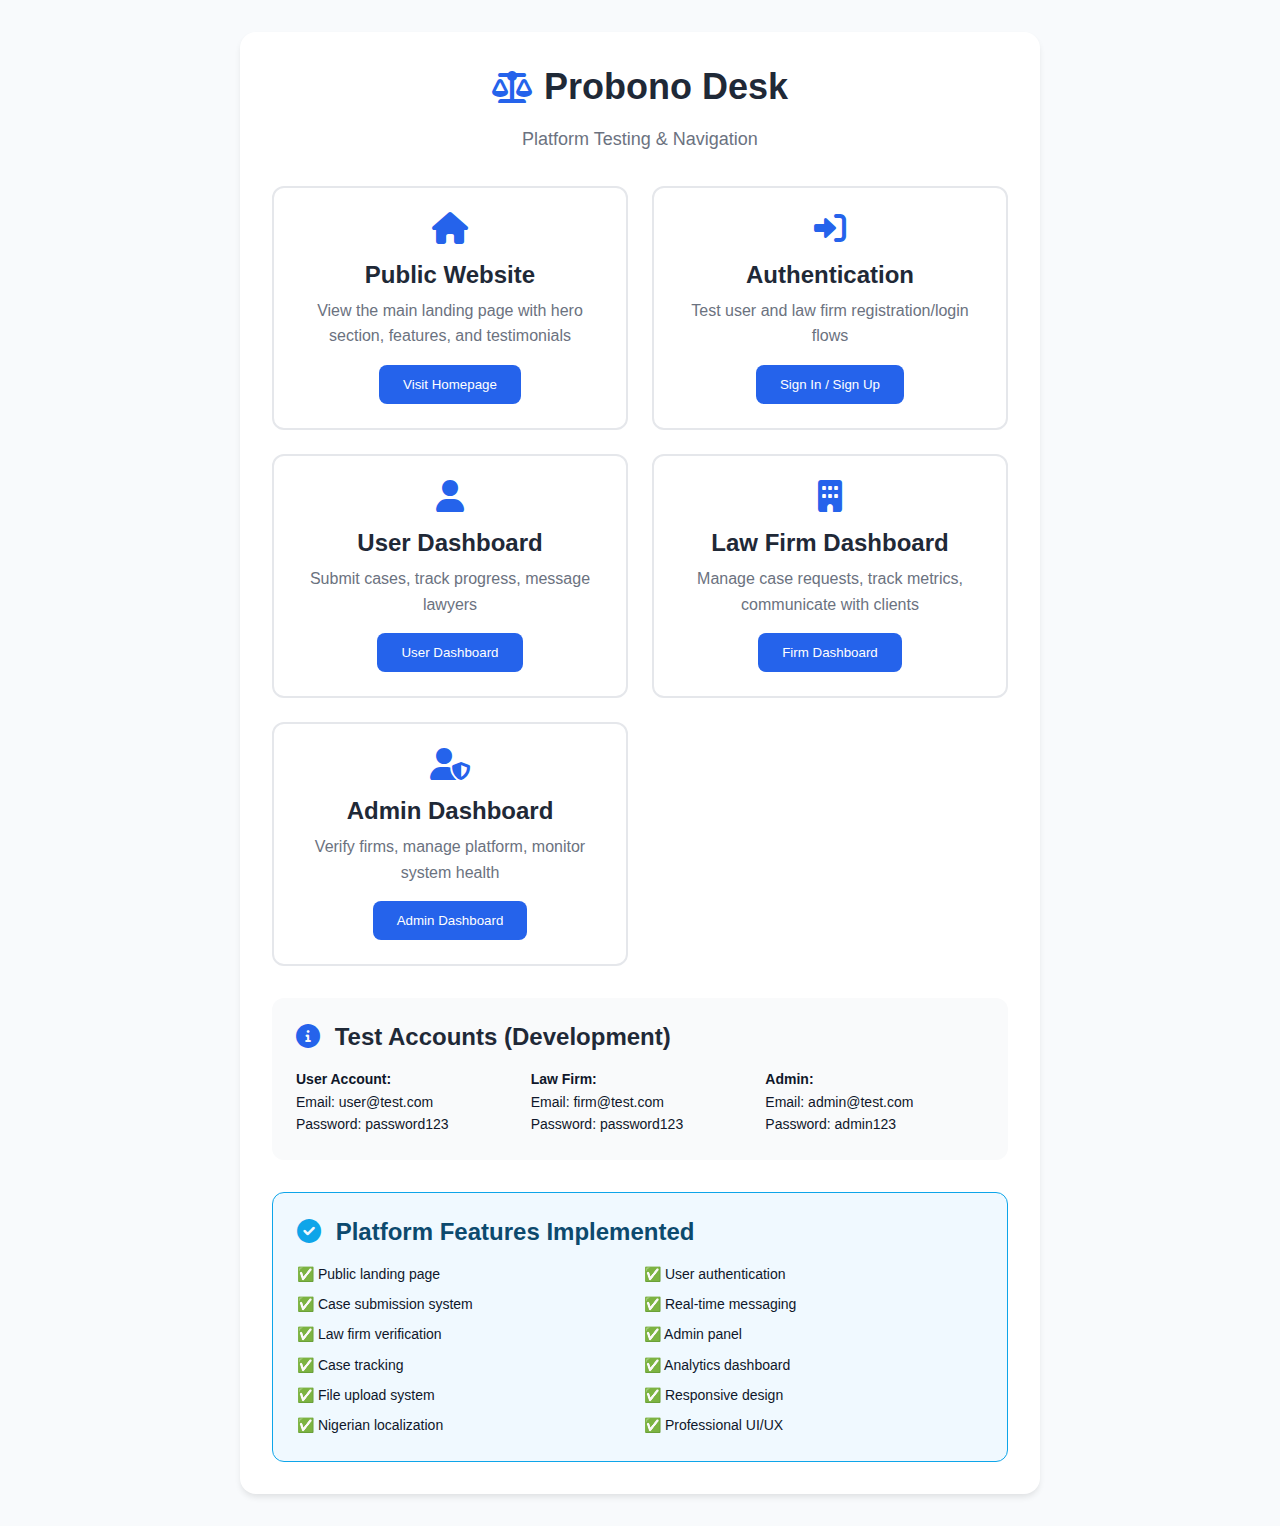
<file: test.html>
<!DOCTYPE html>
<html lang="en">
<head>
    <meta charset="UTF-8">
    <meta name="viewport" content="width=device-width, initial-scale=1.0">
    <title>Probono Desk - Platform Test</title>
    <link rel="stylesheet" href="styles/main.css">
    <link href="https://cdnjs.cloudflare.com/ajax/libs/font-awesome/6.0.0/css/all.min.css" rel="stylesheet">
    <style>
        .test-container {
            max-width: 800px;
            margin: 2rem auto;
            padding: 2rem;
            background: white;
            border-radius: 1rem;
            box-shadow: 0 4px 6px -1px rgb(0 0 0 / 0.1);
        }
        .test-grid {
            display: grid;
            grid-template-columns: repeat(auto-fit, minmax(300px, 1fr));
            gap: 1.5rem;
            margin-top: 2rem;
        }
        .test-card {
            padding: 1.5rem;
            border: 2px solid #e5e7eb;
            border-radius: 0.75rem;
            text-align: center;
            transition: all 0.2s ease-in-out;
        }
        .test-card:hover {
            border-color: #2563eb;
            background-color: #dbeafe;
        }
        .test-card i {
            font-size: 2rem;
            color: #2563eb;
            margin-bottom: 1rem;
        }
        .test-card h3 {
            margin-bottom: 0.5rem;
            color: #1f2937;
        }
        .test-card p {
            color: #6b7280;
            margin-bottom: 1rem;
        }
        .test-btn {
            background-color: #2563eb;
            color: white;
            padding: 0.75rem 1.5rem;
            border: none;
            border-radius: 0.5rem;
            font-weight: 500;
            cursor: pointer;
            transition: background-color 0.2s ease;
        }
        .test-btn:hover {
            background-color: #1d4ed8;
        }
    </style>
</head>
<body>
    <div class="test-container">
        <div style="text-align: center; margin-bottom: 2rem;">
            <div style="display: flex; align-items: center; justify-content: center; gap: 0.75rem; margin-bottom: 1rem;">
                <i class="fas fa-balance-scale" style="font-size: 2rem; color: #2563eb;"></i>
                <h1 style="color: #1f2937; margin: 0;">Probono Desk</h1>
            </div>
            <p style="color: #6b7280; font-size: 1.125rem;">Platform Testing & Navigation</p>
        </div>

        <div class="test-grid">
            <div class="test-card">
                <i class="fas fa-home"></i>
                <h3>Public Website</h3>
                <p>View the main landing page with hero section, features, and testimonials</p>
                <button class="test-btn" onclick="window.location.href='index.html'">
                    Visit Homepage
                </button>
            </div>

            <div class="test-card">
                <i class="fas fa-sign-in-alt"></i>
                <h3>Authentication</h3>
                <p>Test user and law firm registration/login flows</p>
                <button class="test-btn" onclick="window.location.href='auth.html'">
                    Sign In / Sign Up
                </button>
            </div>

            <div class="test-card">
                <i class="fas fa-user"></i>
                <h3>User Dashboard</h3>
                <p>Submit cases, track progress, message lawyers</p>
                <button class="test-btn" onclick="window.location.href='user-dashboard.html'">
                    User Dashboard
                </button>
            </div>

            <div class="test-card">
                <i class="fas fa-building"></i>
                <h3>Law Firm Dashboard</h3>
                <p>Manage case requests, track metrics, communicate with clients</p>
                <button class="test-btn" onclick="window.location.href='firm-dashboard.html'">
                    Firm Dashboard
                </button>
            </div>

            <div class="test-card">
                <i class="fas fa-user-shield"></i>
                <h3>Admin Dashboard</h3>
                <p>Verify firms, manage platform, monitor system health</p>
                <button class="test-btn" onclick="window.location.href='admin-dashboard.html'">
                    Admin Dashboard
                </button>
            </div>
        </div>

        <div style="margin-top: 2rem; padding: 1.5rem; background-color: #f9fafb; border-radius: 0.75rem;">
            <h3 style="color: #1f2937; margin-bottom: 1rem;">
                <i class="fas fa-info-circle" style="color: #2563eb; margin-right: 0.5rem;"></i>
                Test Accounts (Development)
            </h3>
            <div style="display: grid; grid-template-columns: repeat(auto-fit, minmax(200px, 1fr)); gap: 1rem; font-size: 0.875rem;">
                <div>
                    <strong>User Account:</strong><br>
                    Email: user@test.com<br>
                    Password: password123
                </div>
                <div>
                    <strong>Law Firm:</strong><br>
                    Email: firm@test.com<br>
                    Password: password123
                </div>
                <div>
                    <strong>Admin:</strong><br>
                    Email: admin@test.com<br>
                    Password: admin123
                </div>
            </div>
        </div>

        <div style="margin-top: 2rem; padding: 1.5rem; background-color: #f0f9ff; border: 1px solid #0ea5e9; border-radius: 0.75rem;">
            <h3 style="color: #0c4a6e; margin-bottom: 1rem;">
                <i class="fas fa-check-circle" style="color: #0ea5e9; margin-right: 0.5rem;"></i>
                Platform Features Implemented
            </h3>
            <div style="display: grid; grid-template-columns: repeat(2, 1fr); gap: 0.5rem; font-size: 0.875rem;">
                <div>✅ Public landing page</div>
                <div>✅ User authentication</div>
                <div>✅ Case submission system</div>
                <div>✅ Real-time messaging</div>
                <div>✅ Law firm verification</div>
                <div>✅ Admin panel</div>
                <div>✅ Case tracking</div>
                <div>✅ Analytics dashboard</div>
                <div>✅ File upload system</div>
                <div>✅ Responsive design</div>
                <div>✅ Nigerian localization</div>
                <div>✅ Professional UI/UX</div>
            </div>
        </div>
    </div>
</body>
</html>
</file>
<file: styles/main.css>
/* ===========================================
   PROBONO DESK - MAIN STYLESHEET
   =========================================== */

/* CSS Variables for Consistent Theming */
:root {
    /* Primary Colors */
    --primary-color: #60079c;
    --primary-hover: #57088b;
    --primary-light: #dbeafe;
    --secondary-color: #64748b;
    --accent-color: #f59e0b;
    
    /* Status Colors */
    --success-color: #10b981;
    --warning-color: #f59e0b;
    --danger-color: #ef4444;
    --info-color: #3b82f6;
    
    /* Neutral Colors */
    --white: #ffffff;
    --gray-50: #f8fafc;
    --gray-100: #f1f5f9;
    --gray-200: #e2e8f0;
    --gray-300: #cbd5e1;
    --gray-400: #94a3b8;
    --gray-500: #64748b;
    --gray-600: #475569;
    --gray-700: #334155;
    --gray-800: #1e293b;
    --gray-900: #0f172a;
    
    /* Typography */
    --font-family: 'Inter', -apple-system, BlinkMacSystemFont, 'Segoe UI', Roboto, sans-serif;
    --font-size-xs: 0.75rem;
    --font-size-sm: 0.875rem;
    --font-size-base: 1rem;
    --font-size-lg: 1.125rem;
    --font-size-xl: 1.25rem;
    --font-size-2xl: 1.5rem;
    --font-size-3xl: 1.875rem;
    --font-size-4xl: 2.25rem;
    
    /* Spacing */
    --spacing-1: 0.25rem;
    --spacing-2: 0.5rem;
    --spacing-3: 0.75rem;
    --spacing-4: 1rem;
    --spacing-5: 1.25rem;
    --spacing-6: 1.5rem;
    --spacing-8: 2rem;
    --spacing-10: 2.5rem;
    --spacing-12: 3rem;
    --spacing-16: 4rem;
    --spacing-20: 5rem;
    
    /* Shadows */
    --shadow-sm: 0 1px 2px 0 rgb(0 0 0 / 0.05);
    --shadow: 0 1px 3px 0 rgb(0 0 0 / 0.1), 0 1px 2px -1px rgb(0 0 0 / 0.1);
    --shadow-md: 0 4px 6px -1px rgb(0 0 0 / 0.1), 0 2px 4px -2px rgb(0 0 0 / 0.1);
    --shadow-lg: 0 10px 15px -3px rgb(0 0 0 / 0.1), 0 4px 6px -4px rgb(0 0 0 / 0.1);
    --shadow-xl: 0 20px 25px -5px rgb(0 0 0 / 0.1), 0 8px 10px -6px rgb(0 0 0 / 0.1);
    
    /* Border Radius */
    --radius-sm: 0.125rem;
    --radius: 0.25rem;
    --radius-md: 0.375rem;
    --radius-lg: 0.5rem;
    --radius-xl: 0.75rem;
    --radius-2xl: 1rem;
    --radius-full: 9999px;
    
    /* Transitions */
    --transition: all 0.2s ease-in-out;
    --transition-fast: all 0.15s ease-in-out;
    --transition-slow: all 0.3s ease-in-out;
}

/* ===========================================
   RESET AND BASE STYLES
   =========================================== */

* {
    margin: 0;
    padding: 0;
    box-sizing: border-box;
}

html {
    font-size: 16px;
    line-height: 1.5;
    scroll-behavior: smooth;
}

body {
    font-family: var(--font-family);
    color: var(--gray-900);
    background-color: var(--gray-50);
    line-height: 1.6;
    -webkit-font-smoothing: antialiased;
    -moz-osx-font-smoothing: grayscale;
}

/* ===========================================
   TYPOGRAPHY
   =========================================== */

h1, h2, h3, h4, h5, h6 {
    font-weight: 600;
    line-height: 1.25;
    margin-bottom: var(--spacing-4);
}

h1 { font-size: var(--font-size-4xl); }
h2 { font-size: var(--font-size-3xl); }
h3 { font-size: var(--font-size-2xl); }
h4 { font-size: var(--font-size-xl); }
h5 { font-size: var(--font-size-lg); }
h6 { font-size: var(--font-size-base); }

p {
    margin-bottom: var(--spacing-4);
    color: var(--gray-600);
}

a {
    color: var(--primary-color);
    text-decoration: none;
    transition: var(--transition);
}

a:hover {
    color: var(--primary-hover);
}

/* ===========================================
   BUTTONS
   =========================================== */

.btn {
    display: inline-flex;
    align-items: center;
    justify-content: center;
    gap: var(--spacing-2);
    padding: var(--spacing-2) var(--spacing-4);
    font-size: var(--font-size-sm);
    font-weight: 500;
    border: 1px solid transparent;
    border-radius: var(--radius-md);
    cursor: pointer;
    transition: var(--transition);
    text-decoration: none;
    white-space: nowrap;
}

.btn:disabled {
    opacity: 0.5;
    cursor: not-allowed;
}

/* Button Variants */
.btn-primary {
    background-color: var(--primary-color);
    color: var(--white);
    border-color: var(--primary-color);
}

.btn-primary:hover:not(:disabled) {
    background-color: var(--primary-hover);
    border-color: var(--primary-hover);
    color: var(--white);
}

.btn-secondary {
    background-color: var(--gray-600);
    color: var(--white);
    border-color: var(--gray-600);
}

.btn-secondary:hover:not(:disabled) {
    background-color: var(--gray-700);
    border-color: var(--gray-700);
    color: var(--white);
}

.btn-outline {
    background-color: transparent;
    color: var(--gray-700);
    border-color: var(--gray-300);
}

.btn-outline:hover:not(:disabled) {
    background-color: var(--gray-50);
    border-color: var(--gray-400);
    color: var(--gray-800);
}

.btn-success {
    background-color: var(--success-color);
    color: var(--white);
    border-color: var(--success-color);
}

.btn-warning {
    background-color: var(--warning-color);
    color: var(--white);
    border-color: var(--warning-color);
}

.btn-danger {
    background-color: var(--danger-color);
    color: var(--white);
    border-color: var(--danger-color);
}

/* Button Sizes */
.btn-sm {
    padding: var(--spacing-1) var(--spacing-3);
    font-size: var(--font-size-xs);
}

.btn-large {
    padding: var(--spacing-4) var(--spacing-8);
    font-size: var(--font-size-lg);
}

.btn-full {
    width: 100%;
}

/* ===========================================
   FORM ELEMENTS
   =========================================== */

.form-group {
    margin-bottom: var(--spacing-5);
}

.form-row {
    display: grid;
    grid-template-columns: 1fr 1fr;
    gap: var(--spacing-4);
}

label {
    display: block;
    font-size: var(--font-size-sm);
    font-weight: 500;
    color: var(--gray-700);
    margin-bottom: var(--spacing-2);
}

input[type="text"],
input[type="email"],
input[type="password"],
input[type="tel"],
input[type="date"],
select,
textarea {
    width: 100%;
    padding: var(--spacing-3);
    border: 1px solid var(--gray-300);
    border-radius: var(--radius-md);
    font-size: var(--font-size-sm);
    transition: var(--transition);
    background-color: var(--white);
}

input:focus,
select:focus,
textarea:focus {
    outline: none;
    border-color: var(--primary-color);
    box-shadow: 0 0 0 3px rgb(37 99 235 / 0.1);
}

textarea {
    resize: vertical;
    min-height: 100px;
}

small {
    display: block;
    margin-top: var(--spacing-1);
    font-size: var(--font-size-xs);
    color: var(--gray-500);
}

/* Custom Checkbox */
.checkbox-label {
    display: flex;
    align-items: center;
    gap: var(--spacing-2);
    margin-bottom: var(--spacing-3);
    cursor: pointer;
    font-weight: normal;
}

.checkbox-label input[type="checkbox"] {
    display: none;
}

.checkmark {
    width: 18px;
    height: 18px;
    border: 1px solid var(--gray-300);
    border-radius: var(--radius-sm);
    position: relative;
    transition: var(--transition);
}

.checkbox-label input[type="checkbox"]:checked + .checkmark {
    background-color: var(--primary-color);
    border-color: var(--primary-color);
}

.checkbox-label input[type="checkbox"]:checked + .checkmark::after {
    content: "✓";
    position: absolute;
    color: var(--white);
    font-size: var(--font-size-xs);
    top: 50%;
    left: 50%;
    transform: translate(-50%, -50%);
}

/* Custom Radio */
.radio-group {
    display: flex;
    flex-direction: column;
    gap: var(--spacing-3);
}

.radio-label {
    display: flex;
    align-items: center;
    gap: var(--spacing-3);
    cursor: pointer;
    padding: var(--spacing-3);
    border: 1px solid var(--gray-200);
    border-radius: var(--radius-md);
    transition: var(--transition);
}

.radio-label:hover {
    border-color: var(--gray-300);
    background-color: var(--gray-50);
}

.radio-label input[type="radio"] {
    display: none;
}

.radio-custom {
    width: 20px;
    height: 20px;
    border: 2px solid var(--gray-300);
    border-radius: var(--radius-full);
    position: relative;
    transition: var(--transition);
}

.radio-label input[type="radio"]:checked + .radio-custom {
    border-color: var(--primary-color);
}

.radio-label input[type="radio"]:checked + .radio-custom::after {
    content: "";
    position: absolute;
    width: 10px;
    height: 10px;
    background-color: var(--primary-color);
    border-radius: var(--radius-full);
    top: 50%;
    left: 50%;
    transform: translate(-50%, -50%);
}

/* File Upload */
.file-upload-area {
    border: 2px dashed var(--gray-300);
    border-radius: var(--radius-lg);
    padding: var(--spacing-8);
    text-align: center;
    transition: var(--transition);
    cursor: pointer;
}

.file-upload-area:hover {
    border-color: var(--primary-color);
    background-color: var(--primary-light);
}

.file-upload-label {
    display: flex;
    flex-direction: column;
    align-items: center;
    gap: var(--spacing-2);
    cursor: pointer;
}

.file-upload-label i {
    font-size: var(--font-size-3xl);
    color: var(--gray-400);
}

input[type="file"] {
    display: none;
}

/* ===========================================
   NAVIGATION
   =========================================== */

.navbar {
    background-color: var(--white);
    box-shadow: var(--shadow-sm);
    position: fixed;
    top: 0;
    left: 0;
    right: 0;
    z-index: 1000;
}

.nav-container {
    max-width: 1200px;
    margin: 0 auto;
    padding: 0 var(--spacing-4);
    display: flex;
    align-items: center;
    justify-content: space-between;
    height: 70px;
}

.nav-logo {
    display: flex;
    align-items: center;
    gap: var(--spacing-2);
    font-size: var(--font-size-xl);
    font-weight: 700;
    color: var(--primary-color);
}

.nav-logo i {
    font-size: var(--font-size-2xl);
}

.nav-menu {
    display: flex;
    align-items: center;
    gap: var(--spacing-6);
}

.nav-link {
    font-weight: 500;
    color: var(--gray-700);
    transition: var(--transition);
}

.nav-link:hover {
    color: var(--primary-color);
}

.nav-toggle {
    display: none;
    flex-direction: column;
    gap: 4px;
    cursor: pointer;
}

.nav-toggle span {
    width: 25px;
    height: 3px;
    background-color: var(--gray-700);
    transition: var(--transition);
}

/* ===========================================
   HERO SECTION
   =========================================== */

.hero {
    padding: 120px 0 var(--spacing-20);
    background: linear-gradient(135deg, var(--primary-color) 0%, #1e40af 100%);
    color: var(--white);
}

.hero-container {
    max-width: 1200px;
    margin: 0 auto;
    padding: 0 var(--spacing-4);
    display: grid;
    grid-template-columns: 1fr 1fr;
    gap: var(--spacing-12);
    align-items: center;
}

.hero-content h1 {
    font-size: var(--font-size-4xl);
    font-weight: 700;
    margin-bottom: var(--spacing-6);
    line-height: 1.1;
}

.hero-content p {
    font-size: var(--font-size-xl);
    margin-bottom: var(--spacing-8);
    color: rgba(255, 255, 255, 0.9);
}

.hero-buttons {
    display: flex;
    gap: var(--spacing-4);
    margin-bottom: var(--spacing-12);
}

.hero-stats {
    display: grid;
    grid-template-columns: repeat(3, 1fr);
    gap: var(--spacing-6);
}

.stat {
    text-align: center;
}

.stat-number {
    display: block;
    font-size: var(--font-size-3xl);
    font-weight: 700;
    margin-bottom: var(--spacing-1);
}

.stat-label {
    font-size: var(--font-size-sm);
    opacity: 0.9;
}

.hero-image {
    position: relative;
}

.hero-image img {
    width: 100%;
    height: 400px;
    object-fit: cover;
    border-radius: var(--radius-xl);
    box-shadow: var(--shadow-xl);
}

/* ===========================================
   SECTIONS
   =========================================== */

.container {
    max-width: 1200px;
    margin: 0 auto;
    padding: 0 var(--spacing-4);
}

section {
    padding: var(--spacing-20) 0;
}

.section-subtitle {
    font-size: var(--font-size-xl);
    color: var(--gray-600);
    text-align: center;
    margin-bottom: var(--spacing-12);
}

h2 {
    text-align: center;
    margin-bottom: var(--spacing-4);
    color: var(--gray-900);
}

/* How It Works */
.how-it-works {
    background-color: var(--white);
}

.steps-container {
    display: grid;
    grid-template-columns: repeat(auto-fit, minmax(250px, 1fr));
    gap: var(--spacing-8);
}

.step {
    text-align: center;
    padding: var(--spacing-6);
}

.step-icon {
    width: 80px;
    height: 80px;
    background-color: var(--primary-light);
    border-radius: var(--radius-full);
    display: flex;
    align-items: center;
    justify-content: center;
    margin: 0 auto var(--spacing-4);
}

.step-icon i {
    font-size: var(--font-size-2xl);
    color: var(--primary-color);
}

.step h3 {
    color: var(--gray-900);
    margin-bottom: var(--spacing-3);
}

/* Features */
.features {
    background-color: var(--gray-50);
}

.features-grid {
    display: grid;
    grid-template-columns: repeat(auto-fit, minmax(300px, 1fr));
    gap: var(--spacing-8);
}

.feature {
    background-color: var(--white);
    padding: var(--spacing-6);
    border-radius: var(--radius-xl);
    box-shadow: var(--shadow);
    text-align: center;
    transition: var(--transition);
}

.feature:hover {
    transform: translateY(-4px);
    box-shadow: var(--shadow-lg);
}

.feature i {
    font-size: var(--font-size-3xl);
    color: var(--primary-color);
    margin-bottom: var(--spacing-4);
}

.feature h3 {
    color: var(--gray-900);
    margin-bottom: var(--spacing-3);
}

/* Testimonials */
.testimonials {
    background-color: var(--white);
}

.testimonials-grid {
    display: grid;
    grid-template-columns: repeat(auto-fit, minmax(350px, 1fr));
    gap: var(--spacing-8);
}

.testimonial {
    background-color: var(--gray-50);
    padding: var(--spacing-6);
    border-radius: var(--radius-xl);
    border-left: 4px solid var(--primary-color);
}

.testimonial-content {
    margin-bottom: var(--spacing-4);
}

.testimonial-content p {
    font-style: italic;
    color: var(--gray-700);
    margin-bottom: 0;
}

.testimonial-author {
    display: flex;
    align-items: center;
    gap: var(--spacing-3);
}

.testimonial-author img {
    width: 60px;
    height: 60px;
    border-radius: var(--radius-full);
    object-fit: cover;
}

.testimonial-author h4 {
    margin-bottom: var(--spacing-1);
    color: var(--gray-900);
}

.testimonial-author span {
    font-size: var(--font-size-sm);
    color: var(--gray-500);
}

/* FAQ */
.faq {
    background-color: var(--gray-50);
}

.faq-container {
    max-width: 800px;
    margin: 0 auto;
}

.faq-item {
    background-color: var(--white);
    border-radius: var(--radius-lg);
    margin-bottom: var(--spacing-4);
    overflow: hidden;
    box-shadow: var(--shadow-sm);
}

.faq-question {
    padding: var(--spacing-5);
    cursor: pointer;
    display: flex;
    justify-content: space-between;
    align-items: center;
    transition: var(--transition);
}

.faq-question:hover {
    background-color: var(--gray-50);
}

.faq-question h3 {
    margin: 0;
    color: var(--gray-900);
}

.faq-question i {
    transition: var(--transition);
    color: var(--gray-500);
}

.faq-item.active .faq-question i {
    transform: rotate(180deg);
}

.faq-answer {
    max-height: 0;
    overflow: hidden;
    transition: max-height 0.3s ease;
}

.faq-item.active .faq-answer {
    max-height: 200px;
}

.faq-answer p {
    padding: 0 var(--spacing-5) var(--spacing-5);
    margin: 0;
}

/* CTA Section */
.cta {
    background: linear-gradient(135deg, var(--primary-color) 0%, #1e40af 100%);
    color: var(--white);
    text-align: center;
}

.cta h2 {
    color: var(--white);
    margin-bottom: var(--spacing-4);
}

.cta p {
    font-size: var(--font-size-xl);
    margin-bottom: var(--spacing-8);
    color: rgba(255, 255, 255, 0.9);
}

.cta-buttons {
    display: flex;
    justify-content: center;
    gap: var(--spacing-4);
}

/* ===========================================
   FOOTER
   =========================================== */

.footer {
    background-color: var(--gray-900);
    color: var(--gray-300);
    padding: var(--spacing-16) 0 var(--spacing-8);
}

.footer-content {
    display: grid;
    grid-template-columns: repeat(auto-fit, minmax(250px, 1fr));
    gap: var(--spacing-8);
}

.footer-section h3 {
    color: var(--white);
    margin-bottom: var(--spacing-4);
}

.footer-logo {
    display: flex;
    align-items: center;
    gap: var(--spacing-2);
    font-size: var(--font-size-xl);
    font-weight: 700;
    color: var(--primary-color);
    margin-bottom: var(--spacing-4);
}

.footer-section p {
    color: var(--gray-400);
    margin-bottom: var(--spacing-4);
}

.footer-section ul {
    list-style: none;
}

.footer-section li {
    margin-bottom: var(--spacing-2);
}

.footer-section a {
    color: var(--gray-400);
    transition: var(--transition);
}

.footer-section a:hover {
    color: var(--white);
}

.social-links {
    display: flex;
    gap: var(--spacing-3);
    margin-top: var(--spacing-4);
}

.social-links a {
    width: 40px;
    height: 40px;
    background-color: var(--gray-800);
    border-radius: var(--radius-full);
    display: flex;
    align-items: center;
    justify-content: center;
    transition: var(--transition);
}

.social-links a:hover {
    background-color: var(--primary-color);
}

.footer-bottom {
    margin-top: var(--spacing-8);
    padding-top: var(--spacing-8);
    border-top: 1px solid var(--gray-800);
    text-align: center;
}

/* ===========================================
   AUTH PAGES
   =========================================== */

.auth-page {
    background: linear-gradient(135deg, var(--primary-color) 0%, #1e40af 100%);
    min-height: 100vh;
}

.auth-container {
    display: grid;
    grid-template-columns: 1fr 1fr;
    min-height: 100vh;
}

.auth-form-container {
    background-color: var(--white);
    padding: var(--spacing-12);
    display: flex;
    flex-direction: column;
    justify-content: center;
}

.auth-header {
    text-align: center;
    margin-bottom: var(--spacing-8);
}

.auth-logo {
    display: flex;
    align-items: center;
    justify-content: center;
    gap: var(--spacing-2);
    font-size: var(--font-size-2xl);
    font-weight: 700;
    color: var(--primary-color);
    margin-bottom: var(--spacing-6);
}

.auth-header h1 {
    margin-bottom: var(--spacing-2);
    color: var(--gray-900);
}

.auth-header p {
    color: var(--gray-600);
    margin-bottom: 0;
}

/* User Type Selection */
.user-type-selection {
    text-align: center;
    margin-bottom: var(--spacing-8);
}

.user-type-selection h2 {
    margin-bottom: var(--spacing-6);
    color: var(--gray-900);
}

.user-type-options {
    display: grid;
    grid-template-columns: 1fr 1fr;
    gap: var(--spacing-4);
}

.user-type-option {
    padding: var(--spacing-6);
    border: 2px solid var(--gray-200);
    border-radius: var(--radius-xl);
    cursor: pointer;
    transition: var(--transition);
    text-align: center;
}

.user-type-option:hover {
    border-color: var(--primary-color);
    background-color: var(--primary-light);
}

.user-type-option.selected {
    border-color: var(--primary-color);
    background-color: var(--primary-light);
}

.user-type-option i {
    font-size: var(--font-size-3xl);
    color: var(--primary-color);
    margin-bottom: var(--spacing-3);
}

.user-type-option h3 {
    margin-bottom: var(--spacing-2);
    color: var(--gray-900);
}

.user-type-option p {
    color: var(--gray-600);
    margin: 0;
}

/* Auth Forms */
.auth-form {
    max-width: 500px;
    margin: 0 auto;
}

.form-options {
    display: flex;
    justify-content: space-between;
    align-items: center;
    margin-bottom: var(--spacing-6);
}

.forgot-password {
    font-size: var(--font-size-sm);
    color: var(--primary-color);
}

.auth-switch {
    text-align: center;
    margin-top: var(--spacing-6);
}

.auth-switch p {
    margin: 0;
    color: var(--gray-600);
}

.auth-switch a {
    color: var(--primary-color);
    font-weight: 500;
}

/* Auth Image */
.auth-image {
    position: relative;
    overflow: hidden;
}

.auth-image img {
    width: 100%;
    height: 100%;
    object-fit: cover;
}

.auth-image-overlay {
    position: absolute;
    inset: 0;
    background: linear-gradient(135deg, rgba(37, 99, 235, 0.8) 0%, rgba(30, 64, 175, 0.8) 100%);
    display: flex;
    flex-direction: column;
    justify-content: center;
    align-items: center;
    text-align: center;
    color: var(--white);
    padding: var(--spacing-8);
}

.auth-image-overlay h2 {
    font-size: var(--font-size-3xl);
    margin-bottom: var(--spacing-4);
    color: var(--white);
}

.auth-image-overlay p {
    font-size: var(--font-size-lg);
    color: rgba(255, 255, 255, 0.9);
}

/* Checkbox Group */
.checkbox-group {
    display: grid;
    grid-template-columns: 1fr 1fr;
    gap: var(--spacing-3);
}

/* ===========================================
   DASHBOARD LAYOUT
   =========================================== */

.dashboard-page {
    display: flex;
    min-height: 100vh;
    background-color: var(--gray-50);
}

/* Sidebar */
.sidebar {
    width: 280px;
    background-color: var(--white);
    border-right: 1px solid var(--gray-200);
    display: flex;
    flex-direction: column;
    position: fixed;
    top: 0;
    left: 0;
    height: 100vh;
    z-index: 100;
    overflow-y: auto;
}

.sidebar-header {
    padding: var(--spacing-6);
    border-bottom: 1px solid var(--gray-200);
}

.sidebar-logo {
    display: flex;
    align-items: center;
    gap: var(--spacing-2);
    font-size: var(--font-size-xl);
    font-weight: 700;
    color: var(--primary-color);
}

.sidebar-nav {
    flex: 1;
    padding: var(--spacing-4) 0;
}

.sidebar-nav ul {
    list-style: none;
}

.nav-item {
    display: flex;
    align-items: center;
    gap: var(--spacing-3);
    padding: var(--spacing-3) var(--spacing-6);
    color: var(--gray-700);
    transition: var(--transition);
    position: relative;
}

.nav-item:hover {
    background-color: var(--gray-50);
    color: var(--primary-color);
}

.nav-item.active {
    background-color: var(--primary-light);
    color: var(--primary-color);
    border-right: 3px solid var(--primary-color);
}

.nav-item i {
    font-size: var(--font-size-lg);
    width: 20px;
}

.badge {
    background-color: var(--primary-color);
    color: var(--white);
    font-size: var(--font-size-xs);
    padding: 2px 6px;
    border-radius: var(--radius-full);
    margin-left: auto;
}

.badge.urgent {
    background-color: var(--danger-color);
}

/* Sidebar Footer */
.sidebar-footer {
    padding: var(--spacing-4) var(--spacing-6);
    border-top: 1px solid var(--gray-200);
    display: flex;
    align-items: center;
    justify-content: space-between;
}

.user-info {
    display: flex;
    align-items: center;
    gap: var(--spacing-3);
    flex: 1;
}

.user-info img,
.firm-avatar,
.admin-avatar {
    width: 40px;
    height: 40px;
    border-radius: var(--radius-full);
    object-fit: cover;
}

.firm-avatar,
.admin-avatar {
    background-color: var(--primary-light);
    display: flex;
    align-items: center;
    justify-content: center;
    color: var(--primary-color);
}

.user-name {
    font-weight: 500;
    color: var(--gray-900);
    font-size: var(--font-size-sm);
}

.user-status {
    font-size: var(--font-size-xs);
    color: var(--gray-500);
}

.firm-verified {
    color: var(--success-color);
}

.admin-status {
    color: var(--warning-color);
}

.logout-btn {
    padding: var(--spacing-2);
    border-radius: var(--radius-md);
    color: var(--gray-500);
    transition: var(--transition);
}

.logout-btn:hover {
    background-color: var(--gray-100);
    color: var(--danger-color);
}

/* Main Content */
.main-content {
    flex: 1;
    margin-left: 280px;
    display: flex;
    flex-direction: column;
}

/* Dashboard Header */
.dashboard-header {
    background-color: var(--white);
    border-bottom: 1px solid var(--gray-200);
    padding: 0 var(--spacing-6);
    height: 70px;
    position: sticky;
    top: 0;
    z-index: 50;
}

.header-content {
    display: flex;
    align-items: center;
    justify-content: space-between;
    height: 100%;
}

.header-left {
    display: flex;
    align-items: center;
    gap: var(--spacing-4);
}

.sidebar-toggle {
    display: none;
    background: none;
    border: none;
    font-size: var(--font-size-lg);
    color: var(--gray-600);
    cursor: pointer;
    padding: var(--spacing-2);
}

.header-right {
    display: flex;
    align-items: center;
    gap: var(--spacing-4);
}

.notification-icon {
    position: relative;
    padding: var(--spacing-2);
    color: var(--gray-600);
    cursor: pointer;
    transition: var(--transition);
}

.notification-icon:hover {
    color: var(--primary-color);
}

.notification-count {
    position: absolute;
    top: 0;
    right: 0;
    background-color: var(--danger-color);
    color: var(--white);
    font-size: var(--font-size-xs);
    width: 18px;
    height: 18px;
    border-radius: var(--radius-full);
    display: flex;
    align-items: center;
    justify-content: center;
    font-weight: 500;
}

.header-user {
    display: flex;
    align-items: center;
    gap: var(--spacing-2);
    padding: var(--spacing-2) var(--spacing-3);
    border-radius: var(--radius-lg);
    cursor: pointer;
    transition: var(--transition);
}

.header-user:hover {
    background-color: var(--gray-50);
}

.header-user img,
.firm-avatar-small,
.admin-avatar-small {
    width: 32px;
    height: 32px;
    border-radius: var(--radius-full);
}

.firm-avatar-small,
.admin-avatar-small {
    background-color: var(--primary-light);
    display: flex;
    align-items: center;
    justify-content: center;
    color: var(--primary-color);
}

/* Dashboard Content */
.dashboard-content {
    flex: 1;
    padding: var(--spacing-6);
}

.content-section {
    display: none;
}

.content-section.active {
    display: block;
}

/* Section Headers */
.section-header {
    display: flex;
    justify-content: space-between;
    align-items: center;
    margin-bottom: var(--spacing-6);
}

.section-header h2 {
    margin: 0;
    text-align: left;
}

.section-filters {
    display: flex;
    gap: var(--spacing-3);
    align-items: center;
}

.filter-select,
.search-input {
    padding: var(--spacing-2) var(--spacing-3);
    border: 1px solid var(--gray-300);
    border-radius: var(--radius-md);
    font-size: var(--font-size-sm);
}

/* Stats Grid */
.stats-grid {
    display: grid;
    grid-template-columns: repeat(auto-fit, minmax(250px, 1fr));
    gap: var(--spacing-6);
    margin-bottom: var(--spacing-8);
}

.stat-card {
    background-color: var(--white);
    padding: var(--spacing-6);
    border-radius: var(--radius-xl);
    box-shadow: var(--shadow);
    display: flex;
    align-items: center;
    gap: var(--spacing-4);
}

.stat-icon {
    width: 60px;
    height: 60px;
    border-radius: var(--radius-lg);
    background-color: var(--primary-light);
    display: flex;
    align-items: center;
    justify-content: center;
    color: var(--primary-color);
    font-size: var(--font-size-xl);
}

.stat-info h3 {
    font-size: var(--font-size-2xl);
    font-weight: 700;
    margin: 0 0 var(--spacing-1);
    color: var(--gray-900);
}

.stat-info p {
    margin: 0;
    color: var(--gray-600);
    font-size: var(--font-size-sm);
}

.stat-trend {
    margin-left: auto;
    font-size: var(--font-size-sm);
    font-weight: 500;
    display: flex;
    align-items: center;
    gap: var(--spacing-1);
}

.stat-trend.positive {
    color: var(--success-color);
}

.stat-trend.negative {
    color: var(--danger-color);
}

.stat-trend.neutral {
    color: var(--gray-500);
}

/* Dashboard Grid */
.dashboard-grid {
    display: grid;
    grid-template-columns: 1fr 1fr;
    gap: var(--spacing-6);
}

.dashboard-card {
    background-color: var(--white);
    border-radius: var(--radius-xl);
    box-shadow: var(--shadow);
    overflow: hidden;
}

.card-header {
    padding: var(--spacing-5);
    border-bottom: 1px solid var(--gray-200);
    display: flex;
    justify-content: space-between;
    align-items: center;
}

.card-header h2 {
    margin: 0;
    font-size: var(--font-size-lg);
    text-align: left;
}

.view-all {
    color: var(--primary-color);
    font-size: var(--font-size-sm);
    font-weight: 500;
}

.card-content {
    padding: var(--spacing-5);
}

/* Case Items */
.case-item,
.case-request-item {
    display: flex;
    justify-content: space-between;
    align-items: center;
    padding: var(--spacing-4);
    border: 1px solid var(--gray-200);
    border-radius: var(--radius-lg);
    margin-bottom: var(--spacing-3);
    transition: var(--transition);
}

.case-item:hover,
.case-request-item:hover {
    box-shadow: var(--shadow-md);
    border-color: var(--gray-300);
}

.case-request-item.urgent {
    border-color: var(--danger-color);
    background-color: #fef2f2;
}

.case-info h4,
.request-info h4 {
    margin: 0 0 var(--spacing-1);
    color: var(--gray-900);
}

.case-info p,
.request-info p {
    margin: 0;
    font-size: var(--font-size-sm);
    color: var(--gray-600);
}

.request-actions {
    display: flex;
    gap: var(--spacing-2);
}

/* Status Badges */
.case-status,
.status-badge {
    padding: var(--spacing-1) var(--spacing-3);
    border-radius: var(--radius-full);
    font-size: var(--font-size-xs);
    font-weight: 500;
    text-transform: uppercase;
    letter-spacing: 0.05em;
}

.status-submitted {
    background-color: #e0f2fe;
    color: #0277bd;
}

.status-accepted {
    background-color: #e8f5e8;
    color: #2e7d32;
}

.status-in-progress {
    background-color: #fff3e0;
    color: #f57c00;
}

.status-closed {
    background-color: #f3e5f5;
    color: #7b1fa2;
}

.status-pending {
    background-color: #fff3e0;
    color: #f57c00;
}

.status-verified {
    background-color: #e8f5e8;
    color: #2e7d32;
}

.status-active {
    background-color: #e8f5e8;
    color: #2e7d32;
}

.status-awaiting-client {
    background-color: #e3f2fd;
    color: #1565c0;
}

/* Urgency Tags */
.urgency-tag {
    padding: var(--spacing-1) var(--spacing-2);
    border-radius: var(--radius);
    font-size: var(--font-size-xs);
    font-weight: 500;
    text-transform: uppercase;
}

.urgency-tag.urgent {
    background-color: var(--danger-color);
    color: var(--white);
}

.urgency-tag.high {
    background-color: var(--warning-color);
    color: var(--white);
}

.urgency-tag.medium {
    background-color: #3b82f6;
    color: var(--white);
}

.urgency-tag.low {
    background-color: var(--gray-500);
    color: var(--white);
}

/* Quick Actions */
.quick-actions {
    display: grid;
    grid-template-columns: 1fr 1fr;
    gap: var(--spacing-4);
}

.quick-action-btn {
    display: flex;
    flex-direction: column;
    align-items: center;
    gap: var(--spacing-2);
    padding: var(--spacing-4);
    background-color: var(--gray-50);
    border: 1px solid var(--gray-200);
    border-radius: var(--radius-lg);
    cursor: pointer;
    transition: var(--transition);
    text-decoration: none;
}

.quick-action-btn:hover {
    background-color: var(--primary-light);
    border-color: var(--primary-color);
    color: var(--primary-color);
}

.quick-action-btn i {
    font-size: var(--font-size-xl);
    color: var(--primary-color);
}

/* Performance Metrics */
.performance-metrics {
    display: flex;
    flex-direction: column;
    gap: var(--spacing-4);
}

.metric {
    display: flex;
    justify-content: space-between;
    align-items: center;
    margin-bottom: var(--spacing-3);
}

.metric-label {
    font-size: var(--font-size-sm);
    color: var(--gray-600);
}

.metric-value {
    font-weight: 600;
    color: var(--gray-900);
}

.metric-bar {
    width: 100%;
    height: 8px;
    background-color: var(--gray-200);
    border-radius: var(--radius-full);
    margin-top: var(--spacing-1);
    overflow: hidden;
}

.metric-fill {
    height: 100%;
    background-color: var(--primary-color);
    transition: width 0.3s ease;
}

/* ===========================================
   CASE FORMS
   =========================================== */

.case-form {
    background-color: var(--white);
    border-radius: var(--radius-xl);
    box-shadow: var(--shadow);
    overflow: hidden;
}

.form-step {
    display: none;
    padding: var(--spacing-8);
}

.form-step.active {
    display: block;
}

.form-step h3 {
    margin-bottom: var(--spacing-6);
    color: var(--gray-900);
}

.form-actions {
    display: flex;
    justify-content: space-between;
    padding: var(--spacing-5) var(--spacing-8);
    background-color: var(--gray-50);
    border-top: 1px solid var(--gray-200);
}

/* Case Summary */
.case-summary {
    background-color: var(--gray-50);
    padding: var(--spacing-6);
    border-radius: var(--radius-lg);
    margin-bottom: var(--spacing-6);
}

.case-summary h4 {
    margin-bottom: var(--spacing-4);
    color: var(--gray-900);
}

.summary-item {
    margin-bottom: var(--spacing-3);
}

.summary-item strong {
    color: var(--gray-700);
    display: inline-block;
    width: 120px;
}

/* Uploaded Files */
.uploaded-files {
    margin-top: var(--spacing-4);
}

.file-item {
    display: flex;
    align-items: center;
    justify-content: space-between;
    padding: var(--spacing-3);
    background-color: var(--gray-50);
    border-radius: var(--radius-md);
    margin-bottom: var(--spacing-2);
}

.file-info {
    display: flex;
    align-items: center;
    gap: var(--spacing-2);
}

.file-item i {
    color: var(--primary-color);
}

.remove-file {
    color: var(--danger-color);
    cursor: pointer;
    padding: var(--spacing-1);
}

/* ===========================================
   CASES GRID
   =========================================== */

.cases-grid,
.firms-grid {
    display: grid;
    grid-template-columns: repeat(auto-fill, minmax(400px, 1fr));
    gap: var(--spacing-6);
}

.case-card,
.firm-card {
    background-color: var(--white);
    border-radius: var(--radius-xl);
    box-shadow: var(--shadow);
    overflow: hidden;
    transition: var(--transition);
}

.case-card:hover,
.firm-card:hover {
    transform: translateY(-2px);
    box-shadow: var(--shadow-lg);
}

.case-card-header,
.firm-header {
    padding: var(--spacing-5);
    border-bottom: 1px solid var(--gray-200);
    display: flex;
    justify-content: space-between;
    align-items: flex-start;
}

.case-card-header h3,
.firm-info h3 {
    margin: 0 0 var(--spacing-1);
    color: var(--gray-900);
}

.case-card-content,
.firm-content {
    padding: var(--spacing-5);
}

.case-card-content p,
.firm-content p {
    margin-bottom: var(--spacing-2);
    font-size: var(--font-size-sm);
}

.case-card-actions,
.firm-actions {
    padding: var(--spacing-4) var(--spacing-5);
    background-color: var(--gray-50);
    display: flex;
    gap: var(--spacing-2);
}

/* Firm Cards */
.firm-header {
    align-items: center;
}

.firm-logo {
    width: 60px;
    height: 60px;
    background-color: var(--primary-light);
    border-radius: var(--radius-lg);
    display: flex;
    align-items: center;
    justify-content: center;
    color: var(--primary-color);
    font-size: var(--font-size-xl);
    margin-right: var(--spacing-4);
}

.firm-rating {
    display: flex;
    align-items: center;
    gap: var(--spacing-2);
    margin-top: var(--spacing-2);
}

.stars {
    display: flex;
    gap: 2px;
}

.stars i {
    color: var(--warning-color);
    font-size: var(--font-size-sm);
}

.practice-areas,
.practice-tags {
    display: flex;
    flex-wrap: wrap;
    gap: var(--spacing-2);
    margin-bottom: var(--spacing-3);
}

.practice-tag,
.spec-tag {
    background-color: var(--primary-light);
    color: var(--primary-color);
    padding: var(--spacing-1) var(--spacing-2);
    border-radius: var(--radius);
    font-size: var(--font-size-xs);
    font-weight: 500;
}

.firm-description {
    color: var(--gray-600);
    margin-bottom: var(--spacing-4);
}

.firm-stats {
    display: grid;
    grid-template-columns: repeat(3, 1fr);
    gap: var(--spacing-3);
    text-align: center;
}

.firm-stats .stat {
    display: flex;
    flex-direction: column;
}

.firm-stats .stat-number {
    font-weight: 600;
    color: var(--gray-900);
    font-size: var(--font-size-lg);
}

.firm-stats .stat-label {
    font-size: var(--font-size-xs);
    color: var(--gray-500);
}

/* ===========================================
   MESSAGING
   =========================================== */

.messages-container {
    display: grid;
    grid-template-columns: 300px 1fr;
    height: 600px;
    background-color: var(--white);
    border-radius: var(--radius-xl);
    box-shadow: var(--shadow);
    overflow: hidden;
}

.messages-sidebar {
    border-right: 1px solid var(--gray-200);
    display: flex;
    flex-direction: column;
}

.messages-header {
    padding: var(--spacing-4);
    border-bottom: 1px solid var(--gray-200);
    display: flex;
    justify-content: space-between;
    align-items: center;
}

.messages-header h3 {
    margin: 0;
    font-size: var(--font-size-lg);
}

.conversations-list {
    flex: 1;
    overflow-y: auto;
}

.conversation-item {
    display: flex;
    align-items: center;
    gap: var(--spacing-3);
    padding: var(--spacing-4);
    cursor: pointer;
    transition: var(--transition);
    border-bottom: 1px solid var(--gray-100);
    position: relative;
}

.conversation-item:hover {
    background-color: var(--gray-50);
}

.conversation-item.active {
    background-color: var(--primary-light);
    border-right: 3px solid var(--primary-color);
}

.conversation-avatar {
    width: 40px;
    height: 40px;
    border-radius: var(--radius-full);
    background-color: var(--gray-200);
    display: flex;
    align-items: center;
    justify-content: center;
    overflow: hidden;
}

.conversation-avatar img {
    width: 100%;
    height: 100%;
    object-fit: cover;
}

.conversation-avatar i {
    color: var(--gray-500);
}

.conversation-info {
    flex: 1;
    min-width: 0;
}

.conversation-info h4 {
    margin: 0 0 var(--spacing-1);
    font-size: var(--font-size-sm);
    font-weight: 500;
    color: var(--gray-900);
    white-space: nowrap;
    overflow: hidden;
    text-overflow: ellipsis;
}

.conversation-info p {
    margin: 0;
    font-size: var(--font-size-xs);
    color: var(--gray-500);
    white-space: nowrap;
    overflow: hidden;
    text-overflow: ellipsis;
}

.message-time {
    font-size: var(--font-size-xs);
    color: var(--gray-400);
    margin-top: var(--spacing-1);
}

.unread-count {
    background-color: var(--primary-color);
    color: var(--white);
    font-size: var(--font-size-xs);
    width: 20px;
    height: 20px;
    border-radius: var(--radius-full);
    display: flex;
    align-items: center;
    justify-content: center;
    font-weight: 500;
}

/* Chat Container */
.chat-container {
    display: flex;
    flex-direction: column;
}

.chat-header {
    padding: var(--spacing-4);
    border-bottom: 1px solid var(--gray-200);
    display: flex;
    justify-content: space-between;
    align-items: center;
}

.chat-user-info {
    display: flex;
    align-items: center;
    gap: var(--spacing-3);
}

.chat-avatar {
    width: 40px;
    height: 40px;
    border-radius: var(--radius-full);
    overflow: hidden;
}

.chat-avatar img {
    width: 100%;
    height: 100%;
    object-fit: cover;
}

.chat-user-info h3 {
    margin: 0;
    font-size: var(--font-size-lg);
    color: var(--gray-900);
}

.chat-user-info span {
    font-size: var(--font-size-sm);
    color: var(--gray-500);
}

.chat-actions {
    display: flex;
    gap: var(--spacing-2);
}

/* Chat Messages */
.chat-messages {
    flex: 1;
    padding: var(--spacing-4);
    overflow-y: auto;
    background-color: var(--gray-50);
}

.message-date {
    text-align: center;
    font-size: var(--font-size-xs);
    color: var(--gray-500);
    margin: var(--spacing-4) 0;
    position: relative;
}

.message-date::before {
    content: "";
    position: absolute;
    top: 50%;
    left: 0;
    right: 0;
    height: 1px;
    background-color: var(--gray-200);
    z-index: 1;
}

.message-date span {
    background-color: var(--gray-50);
    padding: 0 var(--spacing-3);
    position: relative;
    z-index: 2;
}

.message {
    margin-bottom: var(--spacing-4);
    display: flex;
}

.message.sent {
    justify-content: flex-end;
}

.message.received {
    justify-content: flex-start;
}

.message-content {
    max-width: 70%;
    padding: var(--spacing-3) var(--spacing-4);
    border-radius: var(--radius-lg);
    position: relative;
}

.message.sent .message-content {
    background-color: var(--primary-color);
    color: var(--white);
    border-bottom-right-radius: var(--radius);
}

.message.received .message-content {
    background-color: var(--white);
    color: var(--gray-900);
    border-bottom-left-radius: var(--radius);
    box-shadow: var(--shadow-sm);
}

.message-content p {
    margin: 0;
    line-height: 1.4;
}

.message-content .message-time {
    display: block;
    margin-top: var(--spacing-2);
    font-size: var(--font-size-xs);
    opacity: 0.7;
}

/* Chat Input */
.chat-input {
    padding: var(--spacing-4);
    border-top: 1px solid var(--gray-200);
    display: flex;
    align-items: center;
    gap: var(--spacing-3);
    background-color: var(--white);
}

.attachment-btn,
.send-btn {
    background: none;
    border: none;
    padding: var(--spacing-2);
    border-radius: var(--radius-md);
    color: var(--gray-500);
    cursor: pointer;
    transition: var(--transition);
}

.attachment-btn:hover,
.send-btn:hover {
    background-color: var(--gray-100);
    color: var(--gray-700);
}

.message-input {
    flex: 1;
    padding: var(--spacing-3);
    border: 1px solid var(--gray-300);
    border-radius: var(--radius-full);
    font-size: var(--font-size-sm);
}

.send-btn {
    background-color: var(--primary-color);
    color: var(--white);
}

.send-btn:hover {
    background-color: var(--primary-hover);
}

/* ===========================================
   PROFILE SECTION
   =========================================== */

.profile-container {
    background-color: var(--white);
    border-radius: var(--radius-xl);
    box-shadow: var(--shadow);
    overflow: hidden;
}

.profile-header {
    background: linear-gradient(135deg, var(--primary-color) 0%, #1e40af 100%);
    color: var(--white);
    padding: var(--spacing-8);
    text-align: center;
    position: relative;
}

.profile-avatar {
    position: relative;
    display: inline-block;
    margin-bottom: var(--spacing-4);
}

.profile-avatar img,
.firm-avatar-large {
    width: 120px;
    height: 120px;
    border-radius: var(--radius-full);
    border: 4px solid var(--white);
}

.firm-avatar-large {
    background-color: var(--white);
    display: flex;
    align-items: center;
    justify-content: center;
    color: var(--primary-color);
    font-size: var(--font-size-3xl);
}

.avatar-edit {
    position: absolute;
    bottom: 0;
    right: 0;
    width: 36px;
    height: 36px;
    background-color: var(--primary-color);
    border: 2px solid var(--white);
    border-radius: var(--radius-full);
    display: flex;
    align-items: center;
    justify-content: center;
    color: var(--white);
    cursor: pointer;
    transition: var(--transition);
}

.avatar-edit:hover {
    background-color: var(--primary-hover);
}

.profile-info h2 {
    margin-bottom: var(--spacing-2);
    color: var(--white);
}

.profile-info p {
    margin-bottom: var(--spacing-1);
    color: rgba(255, 255, 255, 0.9);
}

.firm-status {
    display: flex;
    align-items: center;
    justify-content: center;
    gap: var(--spacing-2);
    font-weight: 500;
}

.firm-status.verified {
    color: var(--success-color);
}

.profile-content {
    padding: var(--spacing-8);
}

.profile-section {
    margin-bottom: var(--spacing-8);
    padding-bottom: var(--spacing-8);
    border-bottom: 1px solid var(--gray-200);
}

.profile-section:last-child {
    border-bottom: none;
    margin-bottom: 0;
    padding-bottom: 0;
}

.profile-section h3 {
    margin-bottom: var(--spacing-6);
    color: var(--gray-900);
}

.profile-form {
    max-width: 600px;
}

.notification-settings {
    display: flex;
    flex-direction: column;
    gap: var(--spacing-3);
}

.security-actions {
    display: flex;
    flex-wrap: wrap;
    gap: var(--spacing-3);
}

.profile-stat {
    text-align: center;
    padding: var(--spacing-4);
    background-color: var(--gray-50);
    border-radius: var(--radius-lg);
}

.profile-stat .stat-value {
    font-size: var(--font-size-2xl);
    font-weight: 700;
    color: var(--primary-color);
    margin-bottom: var(--spacing-1);
}

.profile-stat .stat-label {
    font-size: var(--font-size-sm);
    color: var(--gray-600);
}

/* ===========================================
   ADMIN DASHBOARD STYLES
   =========================================== */

.admin-dashboard .sidebar {
    background: linear-gradient(135deg, var(--gray-900) 0%, var(--gray-800) 100%);
    color: var(--white);
}

.admin-dashboard .sidebar-nav .nav-item {
    color: var(--gray-300);
}

.admin-dashboard .sidebar-nav .nav-item:hover {
    background-color: rgba(255, 255, 255, 0.1);
    color: var(--white);
}

.admin-dashboard .sidebar-nav .nav-item.active {
    background-color: var(--primary-color);
    color: var(--white);
}

.admin-stats {
    grid-template-columns: repeat(auto-fit, minmax(200px, 1fr));
}

.urgent-badge {
    background-color: var(--danger-color);
    color: var(--white);
    padding: var(--spacing-1) var(--spacing-2);
    border-radius: var(--radius);
    font-size: var(--font-size-xs);
    font-weight: 500;
}

/* Verification Items */
.verification-item {
    display: flex;
    justify-content: space-between;
    align-items: center;
    padding: var(--spacing-4);
    border: 1px solid var(--gray-200);
    border-radius: var(--radius-lg);
    margin-bottom: var(--spacing-3);
}

.verification-item.urgent {
    border-color: var(--danger-color);
    background-color: #fef2f2;
}

.firm-info h4 {
    margin: 0 0 var(--spacing-1);
    color: var(--gray-900);
}

.firm-info p {
    margin: 0;
    font-size: var(--font-size-sm);
    color: var(--gray-600);
}

.status-tag {
    padding: var(--spacing-1) var(--spacing-2);
    border-radius: var(--radius);
    font-size: var(--font-size-xs);
    font-weight: 500;
    text-transform: uppercase;
}

.status-tag.pending {
    background-color: #fff3e0;
    color: #f57c00;
}

/* KPI Grid */
.kpi-grid {
    display: grid;
    grid-template-columns: repeat(2, 1fr);
    gap: var(--spacing-4);
}

.kpi-item {
    text-align: center;
    padding: var(--spacing-4);
    background-color: var(--gray-50);
    border-radius: var(--radius-lg);
}

.kpi-value {
    font-size: var(--font-size-xl);
    font-weight: 700;
    color: var(--primary-color);
    margin-bottom: var(--spacing-1);
}

.kpi-label {
    font-size: var(--font-size-sm);
    color: var(--gray-600);
    margin-bottom: var(--spacing-1);
}

.kpi-trend {
    font-size: var(--font-size-xs);
    font-weight: 500;
}

.kpi-trend.positive {
    color: var(--success-color);
}

/* Activity Feed */
.activity-feed {
    display: flex;
    flex-direction: column;
    gap: var(--spacing-4);
}

.activity-item {
    display: flex;
    align-items: flex-start;
    gap: var(--spacing-3);
}

.activity-icon {
    width: 32px;
    height: 32px;
    border-radius: var(--radius-full);
    display: flex;
    align-items: center;
    justify-content: center;
    flex-shrink: 0;
}

.activity-content p {
    margin: 0 0 var(--spacing-1);
    font-size: var(--font-size-sm);
    color: var(--gray-700);
}

.activity-time {
    font-size: var(--font-size-xs);
    color: var(--gray-500);
}

.text-success { color: var(--success-color); }
.text-primary { color: var(--primary-color); }
.text-warning { color: var(--warning-color); }

/* Verification Queue */
.verification-queue {
    display: flex;
    flex-direction: column;
    gap: var(--spacing-6);
}

.verification-card {
    background-color: var(--white);
    border-radius: var(--radius-xl);
    box-shadow: var(--shadow);
    overflow: hidden;
}

.verification-card.urgent {
    border-left: 4px solid var(--danger-color);
}

.verification-header {
    padding: var(--spacing-5);
    border-bottom: 1px solid var(--gray-200);
    display: flex;
    justify-content: space-between;
    align-items: flex-start;
}

.firm-details h3 {
    margin: 0 0 var(--spacing-2);
    color: var(--gray-900);
}

.firm-meta {
    display: flex;
    flex-wrap: wrap;
    gap: var(--spacing-4);
    font-size: var(--font-size-sm);
    color: var(--gray-600);
}

.firm-meta span {
    display: flex;
    align-items: center;
    gap: var(--spacing-1);
}

.verification-status {
    display: flex;
    flex-direction: column;
    align-items: flex-end;
    gap: var(--spacing-2);
}

.urgency-indicator {
    padding: var(--spacing-1) var(--spacing-2);
    border-radius: var(--radius);
    font-size: var(--font-size-xs);
    font-weight: 500;
    text-transform: uppercase;
}

.urgency-indicator.urgent {
    background-color: var(--danger-color);
    color: var(--white);
}

.verification-content {
    padding: var(--spacing-5);
}

.verification-details {
    display: grid;
    grid-template-columns: repeat(auto-fit, minmax(300px, 1fr));
    gap: var(--spacing-6);
    margin-bottom: var(--spacing-6);
}

.detail-group h4 {
    margin-bottom: var(--spacing-3);
    color: var(--gray-900);
}

.detail-group p {
    margin-bottom: var(--spacing-2);
    font-size: var(--font-size-sm);
}

.document-list {
    display: flex;
    flex-direction: column;
    gap: var(--spacing-2);
}

.document-item {
    display: flex;
    align-items: center;
    justify-content: space-between;
    padding: var(--spacing-2) var(--spacing-3);
    background-color: var(--gray-50);
    border-radius: var(--radius-md);
}

.document-item i {
    color: var(--danger-color);
    margin-right: var(--spacing-2);
}

.verification-actions {
    display: flex;
    gap: var(--spacing-3);
    flex-wrap: wrap;
}

/* Management Cards */
.management-grid {
    display: grid;
    grid-template-columns: repeat(auto-fit, minmax(400px, 1fr));
    gap: var(--spacing-6);
}

.management-card {
    background-color: var(--white);
    border-radius: var(--radius-xl);
    box-shadow: var(--shadow);
    overflow: hidden;
}

.practice-areas-list,
.states-grid {
    display: flex;
    flex-direction: column;
    gap: var(--spacing-3);
}

.practice-item,
.state-item {
    display: flex;
    justify-content: space-between;
    align-items: center;
    padding: var(--spacing-3);
    border: 1px solid var(--gray-200);
    border-radius: var(--radius-md);
}

.practice-name {
    font-weight: 500;
    color: var(--gray-900);
}

.practice-stats,
.state-stats {
    font-size: var(--font-size-sm);
    color: var(--gray-500);
}

.practice-actions,
.state-actions {
    display: flex;
    gap: var(--spacing-2);
}

.settings-list {
    display: flex;
    flex-direction: column;
    gap: var(--spacing-4);
}

.setting-item {
    display: flex;
    justify-content: space-between;
    align-items: center;
    padding: var(--spacing-4);
    border: 1px solid var(--gray-200);
    border-radius: var(--radius-lg);
}

.setting-info h4 {
    margin: 0 0 var(--spacing-1);
    color: var(--gray-900);
}

.setting-info p {
    margin: 0;
    font-size: var(--font-size-sm);
    color: var(--gray-600);
}

/* User Management */
.users-table {
    background-color: var(--white);
    border-radius: var(--radius-xl);
    box-shadow: var(--shadow);
    overflow: hidden;
}

.users-table table {
    width: 100%;
    border-collapse: collapse;
}

.users-table th,
.users-table td {
    padding: var(--spacing-4);
    text-align: left;
    border-bottom: 1px solid var(--gray-200);
}

.users-table th {
    background-color: var(--gray-50);
    font-weight: 600;
    color: var(--gray-700);
}

.user-info {
    display: flex;
    align-items: center;
    gap: var(--spacing-3);
}

.user-info img,
.firm-avatar-table {
    width: 32px;
    height: 32px;
    border-radius: var(--radius-full);
}

.firm-avatar-table {
    background-color: var(--primary-light);
    display: flex;
    align-items: center;
    justify-content: center;
    color: var(--primary-color);
}

.user-info h4 {
    margin: 0 0 var(--spacing-1);
    font-size: var(--font-size-sm);
    color: var(--gray-900);
}

.user-info span {
    font-size: var(--font-size-xs);
    color: var(--gray-500);
}

.user-type {
    padding: var(--spacing-1) var(--spacing-2);
    border-radius: var(--radius);
    font-size: var(--font-size-xs);
    font-weight: 500;
    text-transform: uppercase;
}

.user-type.seeker {
    background-color: #e3f2fd;
    color: #1565c0;
}

.user-type.firm {
    background-color: #e8f5e8;
    color: #2e7d32;
}

/* Reports */
.reports-list {
    display: flex;
    flex-direction: column;
    gap: var(--spacing-6);
}

.report-card {
    background-color: var(--white);
    border-radius: var(--radius-xl);
    box-shadow: var(--shadow);
    overflow: hidden;
}

.report-card.urgent {
    border-left: 4px solid var(--danger-color);
}

.report-header {
    padding: var(--spacing-5);
    border-bottom: 1px solid var(--gray-200);
    display: flex;
    justify-content: space-between;
    align-items: flex-start;
}

.report-info h3 {
    margin: 0 0 var(--spacing-2);
    color: var(--gray-900);
}

.report-meta {
    display: flex;
    flex-wrap: wrap;
    gap: var(--spacing-4);
    font-size: var(--font-size-sm);
    color: var(--gray-600);
}

.report-content {
    padding: var(--spacing-5);
}

.report-details {
    margin-bottom: var(--spacing-6);
}

.report-details p {
    margin-bottom: var(--spacing-2);
    font-size: var(--font-size-sm);
}

.report-actions {
    display: flex;
    gap: var(--spacing-3);
    flex-wrap: wrap;
}

/* Analytics Charts */
.analytics-grid {
    display: grid;
    grid-template-columns: repeat(auto-fit, minmax(300px, 1fr));
    gap: var(--spacing-6);
}

.analytics-card {
    background-color: var(--white);
    border-radius: var(--radius-xl);
    box-shadow: var(--shadow);
    overflow: hidden;
}

.analytics-card.full-width {
    grid-column: 1 / -1;
}

.chart-placeholder {
    display: flex;
    flex-direction: column;
    align-items: center;
    justify-content: center;
    height: 200px;
    background-color: var(--gray-50);
    border: 2px dashed var(--gray-300);
    border-radius: var(--radius-lg);
}

.chart-placeholder.large {
    height: 300px;
}

.chart-placeholder i {
    font-size: var(--font-size-3xl);
    color: var(--gray-400);
    margin-bottom: var(--spacing-3);
}

.chart-placeholder p {
    color: var(--gray-500);
    text-align: center;
    margin: 0;
}

/* Response Metrics */
.response-metrics {
    display: flex;
    flex-direction: column;
    gap: var(--spacing-4);
}

.response-metric {
    text-align: center;
    padding: var(--spacing-4);
    background-color: var(--gray-50);
    border-radius: var(--radius-lg);
}

.response-metric .metric-label {
    font-size: var(--font-size-sm);
    color: var(--gray-600);
    margin-bottom: var(--spacing-1);
}

.response-metric .metric-value {
    font-size: var(--font-size-xl);
    font-weight: 700;
    color: var(--primary-color);
    margin-bottom: var(--spacing-1);
}

.metric-change {
    font-size: var(--font-size-xs);
    font-weight: 500;
}

.metric-change.positive {
    color: var(--success-color);
}

/* Category Breakdown */
.category-breakdown {
    display: flex;
    flex-direction: column;
    gap: var(--spacing-3);
}

.category-item {
    display: flex;
    flex-direction: column;
    gap: var(--spacing-2);
}

.category-info {
    display: flex;
    justify-content: space-between;
    align-items: center;
}

.category-name {
    font-weight: 500;
    color: var(--gray-700);
}

.category-count {
    font-size: var(--font-size-sm);
    color: var(--gray-500);
}

.category-bar {
    height: 8px;
    background-color: var(--gray-200);
    border-radius: var(--radius-full);
    overflow: hidden;
}

.category-fill {
    height: 100%;
    background-color: var(--primary-color);
    transition: width 0.3s ease;
}

/* State Breakdown */
.state-breakdown {
    display: flex;
    flex-direction: column;
    gap: var(--spacing-3);
}

.state-item {
    display: flex;
    justify-content: space-between;
    align-items: center;
    padding: var(--spacing-2) 0;
}

.state-name {
    font-weight: 500;
    color: var(--gray-700);
}

.state-count {
    font-size: var(--font-size-sm);
    color: var(--gray-500);
}

.state-percentage {
    font-weight: 600;
    color: var(--primary-color);
}

/* Satisfaction Overview */
.satisfaction-overview {
    display: grid;
    grid-template-columns: auto 1fr;
    gap: var(--spacing-6);
    align-items: center;
}

.satisfaction-score {
    text-align: center;
}

.score-value {
    font-size: var(--font-size-4xl);
    font-weight: 700;
    color: var(--primary-color);
    margin-bottom: var(--spacing-2);
}

.score-stars {
    margin-bottom: var(--spacing-2);
}

.score-stars i {
    color: var(--warning-color);
    font-size: var(--font-size-lg);
}

.score-label {
    font-size: var(--font-size-sm);
    color: var(--gray-600);
}

.rating-breakdown {
    display: flex;
    flex-direction: column;
    gap: var(--spacing-2);
}

.rating-item {
    display: grid;
    grid-template-columns: 60px 1fr 40px;
    gap: var(--spacing-2);
    align-items: center;
    font-size: var(--font-size-sm);
}

.rating-bar {
    height: 8px;
    background-color: var(--gray-200);
    border-radius: var(--radius-full);
    overflow: hidden;
}

.rating-fill {
    height: 100%;
    background-color: var(--warning-color);
    transition: width 0.3s ease;
}

/* Geographic Distribution */
.geographic-stats {
    display: flex;
    flex-direction: column;
    gap: var(--spacing-3);
}

.geo-item {
    display: grid;
    grid-template-columns: 80px 1fr 50px;
    gap: var(--spacing-2);
    align-items: center;
}

.geo-bar {
    height: 8px;
    background-color: var(--gray-200);
    border-radius: var(--radius-full);
    overflow: hidden;
}

.geo-fill {
    height: 100%;
    background-color: var(--primary-color);
    transition: width 0.3s ease;
}

.geo-percentage {
    text-align: right;
    font-weight: 500;
    color: var(--gray-700);
}

/* Success Metrics */
.success-metrics {
    display: grid;
    grid-template-columns: 1fr;
    gap: var(--spacing-4);
}

.metric-item {
    text-align: center;
    padding: var(--spacing-4);
    background-color: var(--gray-50);
    border-radius: var(--radius-lg);
}

.metric-item .metric-value {
    font-size: var(--font-size-xl);
    font-weight: 700;
    color: var(--primary-color);
    margin-bottom: var(--spacing-1);
}

.metric-item .metric-label {
    font-size: var(--font-size-sm);
    color: var(--gray-600);
    margin-bottom: var(--spacing-1);
}

.metric-item .metric-trend {
    font-size: var(--font-size-xs);
    font-weight: 500;
}

/* Usage Stats */
.usage-stats {
    display: flex;
    flex-direction: column;
    gap: var(--spacing-4);
}

.usage-item {
    display: flex;
    align-items: center;
    gap: var(--spacing-3);
    padding: var(--spacing-3);
    background-color: var(--gray-50);
    border-radius: var(--radius-lg);
}

.usage-icon {
    width: 40px;
    height: 40px;
    background-color: var(--primary-light);
    border-radius: var(--radius-lg);
    display: flex;
    align-items: center;
    justify-content: center;
    color: var(--primary-color);
}

.usage-info h4 {
    margin: 0 0 var(--spacing-1);
    font-size: var(--font-size-sm);
    color: var(--gray-700);
}

.usage-info span {
    font-size: var(--font-size-lg);
    font-weight: 700;
    color: var(--primary-color);
}

/* System Monitoring */
.monitoring-grid {
    display: grid;
    grid-template-columns: repeat(auto-fit, minmax(300px, 1fr));
    gap: var(--spacing-6);
}

.monitoring-card {
    background-color: var(--white);
    border-radius: var(--radius-xl);
    box-shadow: var(--shadow);
    overflow: hidden;
}

.health-status {
    padding: var(--spacing-1) var(--spacing-2);
    border-radius: var(--radius);
    font-size: var(--font-size-xs);
    font-weight: 500;
    text-transform: uppercase;
}

.health-status.healthy {
    background-color: var(--success-color);
    color: var(--white);
}

.system-status {
    display: flex;
    align-items: center;
    gap: var(--spacing-2);
    font-weight: 500;
    color: var(--success-color);
}

.status-indicator {
    width: 12px;
    height: 12px;
    border-radius: var(--radius-full);
    background-color: var(--success-color);
    animation: pulse 2s infinite;
}

.status-indicator.online {
    background-color: var(--success-color);
}

@keyframes pulse {
    0% { opacity: 1; }
    50% { opacity: 0.5; }
    100% { opacity: 1; }
}

/* Health Metrics */
.health-metrics {
    display: flex;
    flex-direction: column;
    gap: var(--spacing-4);
}

.health-metric {
    display: flex;
    justify-content: space-between;
    align-items: center;
    margin-bottom: var(--spacing-2);
}

.health-metric .metric-label {
    font-size: var(--font-size-sm);
    color: var(--gray-600);
}

.health-metric .metric-value {
    font-weight: 600;
    color: var(--gray-900);
}

/* API Metrics */
.api-metrics {
    display: grid;
    grid-template-columns: 1fr 1fr;
    gap: var(--spacing-4);
}

.api-metric {
    text-align: center;
    padding: var(--spacing-3);
    background-color: var(--gray-50);
    border-radius: var(--radius-lg);
}

.api-metric h4 {
    margin: 0 0 var(--spacing-2);
    font-size: var(--font-size-sm);
    color: var(--gray-600);
}

.api-metric .metric-value {
    font-size: var(--font-size-lg);
    font-weight: 700;
    color: var(--primary-color);
}

/* Database Metrics */
.db-metrics {
    display: flex;
    flex-direction: column;
    gap: var(--spacing-3);
}

.db-metric {
    display: flex;
    justify-content: space-between;
    align-items: center;
    padding: var(--spacing-2) 0;
    border-bottom: 1px solid var(--gray-200);
}

.db-metric:last-child {
    border-bottom: none;
}

.db-metric .metric-label {
    font-size: var(--font-size-sm);
    color: var(--gray-600);
}

.db-metric .metric-value {
    font-size: var(--font-size-sm);
    font-weight: 500;
    color: var(--gray-900);
}

/* System Events */
.system-events {
    display: flex;
    flex-direction: column;
    gap: var(--spacing-3);
}

.event-item {
    display: flex;
    align-items: flex-start;
    gap: var(--spacing-3);
    padding: var(--spacing-3);
    border-radius: var(--radius-lg);
}

.event-item.info {
    background-color: #e3f2fd;
}

.event-item.success {
    background-color: #e8f5e8;
}

.event-item.warning {
    background-color: #fff3e0;
}

.event-icon {
    width: 24px;
    height: 24px;
    display: flex;
    align-items: center;
    justify-content: center;
    border-radius: var(--radius-full);
    flex-shrink: 0;
}

.event-content p {
    margin: 0 0 var(--spacing-1);
    font-size: var(--font-size-sm);
    color: var(--gray-700);
}

.event-time {
    font-size: var(--font-size-xs);
    color: var(--gray-500);
}

/* Date Range Picker */
.date-range-picker {
    display: flex;
    align-items: center;
    gap: var(--spacing-2);
    font-size: var(--font-size-sm);
}

.date-range-picker input[type="date"] {
    padding: var(--spacing-2);
    border: 1px solid var(--gray-300);
    border-radius: var(--radius-md);
    font-size: var(--font-size-sm);
}

/* Cases Table */
.cases-table {
    background-color: var(--white);
    border-radius: var(--radius-xl);
    box-shadow: var(--shadow);
    overflow: hidden;
}

.cases-table table {
    width: 100%;
    border-collapse: collapse;
}

.cases-table th,
.cases-table td {
    padding: var(--spacing-4);
    text-align: left;
    border-bottom: 1px solid var(--gray-200);
}

.cases-table th {
    background-color: var(--gray-50);
    font-weight: 600;
    color: var(--gray-700);
}

.case-title h4 {
    margin: 0 0 var(--spacing-1);
    font-size: var(--font-size-sm);
    color: var(--gray-900);
}

.case-category {
    font-size: var(--font-size-xs);
    color: var(--gray-500);
}

.lawyer-info {
    display: flex;
    align-items: center;
    gap: var(--spacing-2);
}

.lawyer-info img {
    width: 32px;
    height: 32px;
    border-radius: var(--radius-full);
    object-fit: cover;
}

.lawyer-info span {
    font-size: var(--font-size-sm);
    color: var(--gray-700);
}

/* Lawyers Grid */
.lawyers-grid {
    display: grid;
    grid-template-columns: repeat(auto-fill, minmax(350px, 1fr));
    gap: var(--spacing-6);
}

.lawyer-card {
    background-color: var(--white);
    border-radius: var(--radius-xl);
    box-shadow: var(--shadow);
    overflow: hidden;
    transition: var(--transition);
}

.lawyer-card:hover {
    transform: translateY(-2px);
    box-shadow: var(--shadow-lg);
}

.lawyer-header {
    padding: var(--spacing-5);
    border-bottom: 1px solid var(--gray-200);
    display: flex;
    align-items: center;
    gap: var(--spacing-4);
}

.lawyer-header img {
    width: 80px;
    height: 80px;
    border-radius: var(--radius-full);
    object-fit: cover;
}

.lawyer-info h3 {
    margin: 0 0 var(--spacing-1);
    color: var(--gray-900);
}

.lawyer-info p {
    margin: 0 0 var(--spacing-2);
    color: var(--gray-600);
}

.lawyer-rating {
    display: flex;
    align-items: center;
    gap: var(--spacing-2);
}

.lawyer-content {
    padding: var(--spacing-5);
}

.specializations {
    display: flex;
    flex-wrap: wrap;
    gap: var(--spacing-2);
    margin-bottom: var(--spacing-4);
}

.lawyer-stats {
    display: grid;
    grid-template-columns: repeat(3, 1fr);
    gap: var(--spacing-3);
    text-align: center;
    margin-bottom: var(--spacing-4);
}

.lawyer-stats .stat {
    display: flex;
    flex-direction: column;
}

.lawyer-stats .stat-number {
    font-weight: 600;
    color: var(--gray-900);
    font-size: var(--font-size-lg);
}

.lawyer-stats .stat-label {
    font-size: var(--font-size-xs);
    color: var(--gray-500);
}

.lawyer-actions {
    padding: var(--spacing-4) var(--spacing-5);
    background-color: var(--gray-50);
    display: flex;
    gap: var(--spacing-2);
}

/* Request Cards */
.requests-grid {
    display: flex;
    flex-direction: column;
    gap: var(--spacing-6);
}

.request-card {
    background-color: var(--white);
    border-radius: var(--radius-xl);
    box-shadow: var(--shadow);
    overflow: hidden;
}

.request-card.urgent {
    border-left: 4px solid var(--danger-color);
}

.request-header {
    padding: var(--spacing-5);
    border-bottom: 1px solid var(--gray-200);
    display: flex;
    justify-content: space-between;
    align-items: flex-start;
}

.request-header h3 {
    margin: 0;
    color: var(--gray-900);
}

.request-content {
    padding: var(--spacing-5);
}

.request-meta {
    display: grid;
    grid-template-columns: repeat(auto-fit, minmax(200px, 1fr));
    gap: var(--spacing-3);
    margin-bottom: var(--spacing-4);
}

.request-description {
    margin-bottom: var(--spacing-4);
}

.request-description p {
    color: var(--gray-700);
    line-height: 1.6;
}

.request-documents h4 {
    margin-bottom: var(--spacing-3);
    color: var(--gray-900);
}

.request-documents ul {
    list-style: none;
    display: flex;
    flex-direction: column;
    gap: var(--spacing-2);
}

.request-documents li {
    display: flex;
    align-items: center;
    gap: var(--spacing-2);
    font-size: var(--font-size-sm);
    color: var(--gray-600);
}

.request-documents i {
    color: var(--danger-color);
}

.request-actions {
    padding: var(--spacing-4) var(--spacing-5);
    background-color: var(--gray-50);
    display: flex;
    gap: var(--spacing-3);
    flex-wrap: wrap;
}

/* ===========================================
   RESPONSIVE DESIGN
   =========================================== */

@media (max-width: 1024px) {
    .dashboard-grid {
        grid-template-columns: 1fr;
    }
    
    .hero-container {
        grid-template-columns: 1fr;
        text-align: center;
    }
    
    .hero-stats {
        justify-content: center;
    }
    
    .auth-container {
        grid-template-columns: 1fr;
    }
    
    .auth-image {
        display: none;
    }
    
    .features-grid {
        grid-template-columns: repeat(auto-fit, minmax(250px, 1fr));
    }
    
    .testimonials-grid {
        grid-template-columns: 1fr;
    }
}

@media (max-width: 768px) {
    :root {
        --spacing-4: 0.75rem;
        --spacing-6: 1rem;
        --spacing-8: 1.5rem;
        --spacing-12: 2rem;
        --spacing-16: 2.5rem;
        --spacing-20: 3rem;
    }
    
    .sidebar {
        transform: translateX(-100%);
        transition: transform 0.3s ease;
    }
    
    .sidebar.open {
        transform: translateX(0);
    }
    
    .main-content {
        margin-left: 0;
    }
    
    .sidebar-toggle {
        display: block;
    }
    
    .nav-menu {
        display: none;
    }
    
    .nav-toggle {
        display: flex;
    }
    
    .hero {
        padding: 100px 0 var(--spacing-12);
    }
    
    .hero-content h1 {
        font-size: var(--font-size-3xl);
    }
    
    .hero-buttons {
        flex-direction: column;
        align-items: center;
    }
    
    .hero-stats {
        grid-template-columns: 1fr;
        gap: var(--spacing-4);
    }
    
    .steps-container {
        grid-template-columns: 1fr;
    }
    
    .features-grid {
        grid-template-columns: 1fr;
    }
    
    .stats-grid {
        grid-template-columns: repeat(auto-fit, minmax(200px, 1fr));
    }
    
    .cases-grid,
    .firms-grid {
        grid-template-columns: 1fr;
    }
    
    .form-row {
        grid-template-columns: 1fr;
    }
    
    .user-type-options {
        grid-template-columns: 1fr;
    }
    
    .checkbox-group {
        grid-template-columns: 1fr;
    }
    
    .quick-actions {
        grid-template-columns: 1fr;
    }
    
    .messages-container {
        grid-template-columns: 1fr;
        height: auto;
    }
    
    .messages-sidebar {
        display: none;
    }
    
    .cta-buttons {
        flex-direction: column;
    }
    
    .footer-content {
        grid-template-columns: 1fr;
        text-align: center;
    }
    
    .verification-details {
        grid-template-columns: 1fr;
    }
    
    .management-grid {
        grid-template-columns: 1fr;
    }
    
    .analytics-grid {
        grid-template-columns: 1fr;
    }
    
    .monitoring-grid {
        grid-template-columns: 1fr;
    }
    
    .lawyers-grid {
        grid-template-columns: 1fr;
    }
    
    .satisfaction-overview {
        grid-template-columns: 1fr;
        text-align: center;
    }
    
    .api-metrics {
        grid-template-columns: 1fr;
    }
    
    .kpi-grid {
        grid-template-columns: 1fr;
    }
    
    /* Table Responsive */
    .users-table,
    .cases-table {
        overflow-x: auto;
    }
    
    .users-table table,
    .cases-table table {
        min-width: 600px;
    }
}

@media (max-width: 480px) {
    .auth-form-container {
        padding: var(--spacing-6);
    }
    
    .dashboard-content {
        padding: var(--spacing-4);
    }
    
    .section-filters {
        flex-direction: column;
        align-items: stretch;
    }
    
    .request-actions,
    .verification-actions,
    .report-actions {
        flex-direction: column;
    }
    
    .hero-content h1 {
        font-size: var(--font-size-2xl);
    }
    
    .hero-content p {
        font-size: var(--font-size-lg);
    }
    
    .firm-stats .stat,
    .lawyer-stats .stat {
        text-align: center;
    }
    
    .date-range-picker {
        flex-direction: column;
        align-items: stretch;
    }
}

/* ===========================================
   PRINT STYLES
   =========================================== */

@media print {
    .sidebar,
    .dashboard-header,
    .nav-toggle,
    .sidebar-toggle,
    .notification-icon,
    .chat-input,
    .btn,
    .actions {
        display: none !important;
    }
    
    .main-content {
        margin-left: 0;
    }
    
    .dashboard-content {
        padding: 0;
    }
    
    body {
        background-color: white;
    }
    
    .dashboard-card,
    .case-card,
    .firm-card {
        box-shadow: none;
        border: 1px solid var(--gray-300);
        page-break-inside: avoid;
    }
}

/* ===========================================
   ACCESSIBILITY IMPROVEMENTS
   =========================================== */

/* Focus Styles */
*:focus {
    outline: 2px solid var(--primary-color);
    outline-offset: 2px;
}

/* High Contrast Mode Support */
@media (prefers-contrast: high) {
    :root {
        --gray-100: #e0e0e0;
        --gray-200: #cccccc;
        --gray-300: #b3b3b3;
        --gray-400: #999999;
        --gray-500: #666666;
        --gray-600: #4d4d4d;
        --gray-700: #333333;
        --gray-800: #1a1a1a;
        --gray-900: #000000;
    }
}

/* Reduced Motion Support */
@media (prefers-reduced-motion: reduce) {
    *,
    *::before,
    *::after {
        animation-duration: 0.01ms !important;
        animation-iteration-count: 1 !important;
        transition-duration: 0.01ms !important;
    }
}

/* Screen Reader Only Content */
.sr-only {
    position: absolute;
    width: 1px;
    height: 1px;
    padding: 0;
    margin: -1px;
    overflow: hidden;
    clip: rect(0, 0, 0, 0);
    white-space: nowrap;
    border: 0;
}

/* Skip to Main Content */
.skip-to-main {
    position: absolute;
    top: -40px;
    left: 6px;
    background: var(--primary-color);
    color: white;
    padding: 8px;
    text-decoration: none;
    border-radius: 4px;
    z-index: 9999;
}

.skip-to-main:focus {
    top: 6px;
}

/* ===========================================
   UTILITY CLASSES
   =========================================== */

.text-center { text-align: center; }
.text-left { text-align: left; }
.text-right { text-align: right; }

.font-weight-normal { font-weight: 400; }
.font-weight-medium { font-weight: 500; }
.font-weight-semibold { font-weight: 600; }
.font-weight-bold { font-weight: 700; }

.text-xs { font-size: var(--font-size-xs); }
.text-sm { font-size: var(--font-size-sm); }
.text-base { font-size: var(--font-size-base); }
.text-lg { font-size: var(--font-size-lg); }
.text-xl { font-size: var(--font-size-xl); }

.text-gray-500 { color: var(--gray-500); }
.text-gray-600 { color: var(--gray-600); }
.text-gray-700 { color: var(--gray-700); }
.text-gray-900 { color: var(--gray-900); }

.bg-white { background-color: var(--white); }
.bg-gray-50 { background-color: var(--gray-50); }
.bg-gray-100 { background-color: var(--gray-100); }

.border { border: 1px solid var(--gray-200); }
.border-gray-200 { border-color: var(--gray-200); }
.border-gray-300 { border-color: var(--gray-300); }

.rounded { border-radius: var(--radius); }
.rounded-md { border-radius: var(--radius-md); }
.rounded-lg { border-radius: var(--radius-lg); }
.rounded-xl { border-radius: var(--radius-xl); }
.rounded-full { border-radius: var(--radius-full); }

.shadow { box-shadow: var(--shadow); }
.shadow-md { box-shadow: var(--shadow-md); }
.shadow-lg { box-shadow: var(--shadow-lg); }

.m-0 { margin: 0; }
.mt-1 { margin-top: var(--spacing-1); }
.mt-2 { margin-top: var(--spacing-2); }
.mt-3 { margin-top: var(--spacing-3); }
.mt-4 { margin-top: var(--spacing-4); }
.mb-1 { margin-bottom: var(--spacing-1); }
.mb-2 { margin-bottom: var(--spacing-2); }
.mb-3 { margin-bottom: var(--spacing-3); }
.mb-4 { margin-bottom: var(--spacing-4); }

.p-1 { padding: var(--spacing-1); }
.p-2 { padding: var(--spacing-2); }
.p-3 { padding: var(--spacing-3); }
.p-4 { padding: var(--spacing-4); }
.p-5 { padding: var(--spacing-5); }
.p-6 { padding: var(--spacing-6); }

.flex { display: flex; }
.flex-col { flex-direction: column; }
.items-center { align-items: center; }
.justify-center { justify-content: center; }
.justify-between { justify-content: space-between; }

.grid { display: grid; }
.gap-2 { gap: var(--spacing-2); }
.gap-3 { gap: var(--spacing-3); }
.gap-4 { gap: var(--spacing-4); }
.gap-6 { gap: var(--spacing-6); }

.hidden { display: none; }
.block { display: block; }
.inline-block { display: inline-block; }

.w-full { width: 100%; }
.h-full { height: 100%; }

.overflow-hidden { overflow: hidden; }
.overflow-auto { overflow: auto; }

.relative { position: relative; }
.absolute { position: absolute; }
.fixed { position: fixed; }

.z-10 { z-index: 10; }
.z-20 { z-index: 20; }
.z-50 { z-index: 50; }

.transition { transition: var(--transition); }
.transition-fast { transition: var(--transition-fast); }

.cursor-pointer { cursor: pointer; }
.cursor-not-allowed { cursor: not-allowed; }

.select-none { user-select: none; }

.opacity-50 { opacity: 0.5; }
.opacity-75 { opacity: 0.75; }

.hover\:bg-gray-50:hover { background-color: var(--gray-50); }
.hover\:bg-gray-100:hover { background-color: var(--gray-100); }

.focus\:outline-none:focus { outline: none; }
.focus\:ring:focus { box-shadow: 0 0 0 3px rgb(37 99 235 / 0.1); }

/* ===========================================
   DASHBOARD STYLES
   =========================================== */

.dashboard-page {
    display: flex;
    min-height: 100vh;
    background-color: var(--gray-50);
}

/* ===========================================
   SIDEBAR
   =========================================== */

.sidebar {
    width: 280px;
    background-color: var(--white);
    box-shadow: var(--shadow-md);
    position: fixed;
    left: 0;
    top: 0;
    bottom: 0;
    z-index: 100;
    display: flex;
    flex-direction: column;
    transform: translateX(-100%);
    transition: var(--transition);
}

.sidebar.open {
    transform: translateX(0);
}

.sidebar-header {
    padding: var(--spacing-6);
    border-bottom: 1px solid var(--gray-200);
}

.sidebar-logo {
    display: flex;
    align-items: center;
    gap: var(--spacing-3);
    font-size: var(--font-size-xl);
    font-weight: 700;
    color: var(--primary-color);
}

.sidebar-nav {
    flex: 1;
    padding: var(--spacing-4) 0;
    overflow-y: auto;
}

.sidebar-nav ul {
    list-style: none;
}

.sidebar-nav li {
    margin-bottom: var(--spacing-1);
}

.nav-item {
    display: flex;
    align-items: center;
    gap: var(--spacing-3);
    padding: var(--spacing-3) var(--spacing-6);
    color: var(--gray-700);
    font-weight: 500;
    transition: var(--transition);
    position: relative;
}

.nav-item:hover {
    background-color: var(--gray-50);
    color: var(--primary-color);
}

.nav-item.active {
    background-color: var(--primary-light);
    color: var(--primary-color);
    border-right: 3px solid var(--primary-color);
}

.nav-item i {
    font-size: var(--font-size-lg);
    width: 20px;
    text-align: center;
}

.nav-item .badge {
    background-color: var(--danger-color);
    color: var(--white);
    font-size: var(--font-size-xs);
    padding: 2px 6px;
    border-radius: var(--radius-full);
    margin-left: auto;
}

.nav-item .badge.urgent {
    background-color: var(--warning-color);
}

.sidebar-footer {
    padding: var(--spacing-4) var(--spacing-6);
    border-top: 1px solid var(--gray-200);
    display: flex;
    align-items: center;
    justify-content: space-between;
}

.user-info {
    display: flex;
    align-items: center;
    gap: var(--spacing-3);
}

.user-info img,
.firm-avatar,
.admin-avatar {
    width: 40px;
    height: 40px;
    border-radius: var(--radius-full);
    object-fit: cover;
}

.firm-avatar,
.admin-avatar {
    background-color: var(--primary-color);
    color: var(--white);
    display: flex;
    align-items: center;
    justify-content: center;
    font-size: var(--font-size-lg);
}

.user-name {
    font-weight: 600;
    color: var(--gray-900);
}

.user-status {
    font-size: var(--font-size-xs);
    color: var(--gray-500);
}

.firm-verified {
    color: var(--success-color);
}

.admin-status {
    color: var(--warning-color);
}

.logout-btn {
    padding: var(--spacing-2);
    color: var(--gray-500);
    transition: var(--transition);
}

.logout-btn:hover {
    color: var(--danger-color);
}

/* ===========================================
   MAIN CONTENT
   =========================================== */

.main-content {
    flex: 1;
    margin-left: 0;
    display: flex;
    flex-direction: column;
}

.dashboard-header {
    background-color: var(--white);
    box-shadow: var(--shadow-sm);
    position: sticky;
    top: 0;
    z-index: 90;
}

.header-content {
    display: flex;
    align-items: center;
    justify-content: space-between;
    padding: var(--spacing-4) var(--spacing-6);
}

.header-left {
    display: flex;
    align-items: center;
    gap: var(--spacing-4);
}

.sidebar-toggle {
    display: none;
    background: none;
    border: none;
    font-size: var(--font-size-xl);
    color: var(--gray-700);
    cursor: pointer;
}

.header-right {
    display: flex;
    align-items: center;
    gap: var(--spacing-4);
}

.notification-icon {
    position: relative;
    padding: var(--spacing-2);
    color: var(--gray-700);
    cursor: pointer;
    transition: var(--transition);
}

.notification-icon:hover {
    color: var(--primary-color);
}

.notification-count {
    position: absolute;
    top: 0;
    right: 0;
    background-color: var(--danger-color);
    color: var(--white);
    font-size: var(--font-size-xs);
    padding: 2px 6px;
    border-radius: var(--radius-full);
    min-width: 18px;
    text-align: center;
}

.header-user {
    display: flex;
    align-items: center;
    gap: var(--spacing-2);
    cursor: pointer;
    transition: var(--transition);
}

.header-user:hover {
    color: var(--primary-color);
}

.header-user img,
.firm-avatar-small,
.admin-avatar-small {
    width: 32px;
    height: 32px;
    border-radius: var(--radius-full);
}

.firm-avatar-small,
.admin-avatar-small {
    background-color: var(--primary-color);
    color: var(--white);
    display: flex;
    align-items: center;
    justify-content: center;
    font-size: var(--font-size-sm);
}

/* ===========================================
   DASHBOARD CONTENT
   =========================================== */

.dashboard-content {
    flex: 1;
    padding: var(--spacing-6);
    overflow-y: auto;
}

.content-section {
    display: none;
}

.content-section.active {
    display: block;
}

.section-header {
    display: flex;
    justify-content: space-between;
    align-items: center;
    margin-bottom: var(--spacing-8);
}

.section-filters {
    display: flex;
    gap: var(--spacing-3);
    align-items: center;
}

.filter-select {
    padding: var(--spacing-2) var(--spacing-3);
    border: 1px solid var(--gray-300);
    border-radius: var(--radius-md);
    background-color: var(--white);
    font-size: var(--font-size-sm);
}

/* ===========================================
   STATS GRID
   =========================================== */

.stats-grid {
    display: grid;
    grid-template-columns: repeat(auto-fit, minmax(250px, 1fr));
    gap: var(--spacing-6);
    margin-bottom: var(--spacing-8);
}

.stat-card {
    background-color: var(--white);
    padding: var(--spacing-6);
    border-radius: var(--radius-xl);
    box-shadow: var(--shadow);
    display: flex;
    align-items: center;
    gap: var(--spacing-4);
    transition: var(--transition);
}

.stat-card:hover {
    transform: translateY(-2px);
    box-shadow: var(--shadow-lg);
}

.stat-icon {
    width: 60px;
    height: 60px;
    border-radius: var(--radius-xl);
    background-color: var(--primary-light);
    display: flex;
    align-items: center;
    justify-content: center;
    color: var(--primary-color);
    font-size: var(--font-size-2xl);
}

.stat-info h3 {
    font-size: var(--font-size-3xl);
    font-weight: 700;
    color: var(--gray-900);
    margin-bottom: var(--spacing-1);
}

.stat-info p {
    color: var(--gray-600);
    margin: 0;
}

.stat-trend {
    margin-left: auto;
    display: flex;
    align-items: center;
    gap: var(--spacing-1);
    font-size: var(--font-size-sm);
    font-weight: 600;
}

.stat-trend.positive {
    color: var(--success-color);
}

.stat-trend.negative {
    color: var(--danger-color);
}

.stat-trend.neutral {
    color: var(--gray-500);
}

/* ===========================================
   DASHBOARD GRID
   =========================================== */

.dashboard-grid {
    display: grid;
    grid-template-columns: repeat(auto-fit, minmax(400px, 1fr));
    gap: var(--spacing-6);
}

.dashboard-card {
    background-color: var(--white);
    border-radius: var(--radius-xl);
    box-shadow: var(--shadow);
    overflow: hidden;
}

.card-header {
    padding: var(--spacing-5) var(--spacing-6);
    border-bottom: 1px solid var(--gray-200);
    display: flex;
    justify-content: space-between;
    align-items: center;
}

.card-header h2 {
    margin: 0;
    font-size: var(--font-size-xl);
    color: var(--gray-900);
}

.view-all {
    color: var(--primary-color);
    font-size: var(--font-size-sm);
    font-weight: 500;
}

.card-content {
    padding: var(--spacing-6);
}

/* ===========================================
   CASE ITEMS
   =========================================== */

.case-item,
.case-request-item {
    display: flex;
    justify-content: space-between;
    align-items: center;
    padding: var(--spacing-4);
    border: 1px solid var(--gray-200);
    border-radius: var(--radius-lg);
    margin-bottom: var(--spacing-3);
    transition: var(--transition);
}

.case-item:hover,
.case-request-item:hover {
    border-color: var(--primary-color);
    background-color: var(--gray-50);
}

.case-item.urgent,
.case-request-item.urgent {
    border-left: 4px solid var(--warning-color);
}

.case-info h4 {
    margin-bottom: var(--spacing-2);
    color: var(--gray-900);
}

.case-info p {
    color: var(--gray-600);
    margin: 0;
    font-size: var(--font-size-sm);
}

.case-status {
    padding: var(--spacing-1) var(--spacing-3);
    border-radius: var(--radius-full);
    font-size: var(--font-size-xs);
    font-weight: 600;
    text-transform: uppercase;
}

.status-submitted {
    background-color: var(--gray-100);
    color: var(--gray-700);
}

.status-accepted {
    background-color: #dbeafe;
    color: #1e40af;
}

.status-in-progress {
    background-color: #fef3c7;
    color: #d97706;
}

.status-closed {
    background-color: #d1fae5;
    color: #059669;
}

.request-actions {
    display: flex;
    gap: var(--spacing-2);
}

/* ===========================================
   FORMS
   =========================================== */

.case-form {
    background-color: var(--white);
    padding: var(--spacing-8);
    border-radius: var(--radius-xl);
    box-shadow: var(--shadow);
}

.form-step {
    display: none;
}

.form-step.active {
    display: block;
}

.form-step h3 {
    margin-bottom: var(--spacing-6);
    color: var(--gray-900);
}

.form-actions {
    display: flex;
    justify-content: space-between;
    margin-top: var(--spacing-8);
    padding-top: var(--spacing-6);
    border-top: 1px solid var(--gray-200);
}

/* ===========================================
   CASE CARDS
   =========================================== */

.cases-grid {
    display: grid;
    grid-template-columns: repeat(auto-fit, minmax(350px, 1fr));
    gap: var(--spacing-6);
}

.case-card {
    background-color: var(--white);
    border-radius: var(--radius-xl);
    box-shadow: var(--shadow);
    padding: var(--spacing-6);
    transition: var(--transition);
}

.case-card:hover {
    transform: translateY(-2px);
    box-shadow: var(--shadow-lg);
}

.case-card-header {
    display: flex;
    justify-content: space-between;
    align-items: flex-start;
    margin-bottom: var(--spacing-4);
}

.case-card-header h3 {
    margin: 0;
    color: var(--gray-900);
    flex: 1;
}

.case-card-content p {
    margin-bottom: var(--spacing-2);
    font-size: var(--font-size-sm);
}

.case-card-actions {
    display: flex;
    gap: var(--spacing-2);
    margin-top: var(--spacing-4);
    padding-top: var(--spacing-4);
    border-top: 1px solid var(--gray-200);
}

/* ===========================================
   MESSAGING
   =========================================== */

.messaging-container {
    display: grid;
    grid-template-columns: 300px 1fr;
    height: 600px;
    background-color: var(--white);
    border-radius: var(--radius-xl);
    box-shadow: var(--shadow);
    overflow: hidden;
}

.conversations-list {
    border-right: 1px solid var(--gray-200);
    overflow-y: auto;
}

.conversation-item {
    padding: var(--spacing-4);
    border-bottom: 1px solid var(--gray-100);
    cursor: pointer;
    transition: var(--transition);
}

.conversation-item:hover {
    background-color: var(--gray-50);
}

.conversation-item.active {
    background-color: var(--primary-light);
}

.chat-container {
    display: flex;
    flex-direction: column;
}

.chat-header {
    padding: var(--spacing-4);
    border-bottom: 1px solid var(--gray-200);
    background-color: var(--gray-50);
}

.chat-messages {
    flex: 1;
    padding: var(--spacing-4);
    overflow-y: auto;
}

.message {
    margin-bottom: var(--spacing-4);
}

.message.sent .message-content {
    background-color: var(--primary-color);
    color: var(--white);
    margin-left: auto;
    max-width: 70%;
}

.message.received .message-content {
    background-color: var(--gray-100);
    color: var(--gray-900);
    max-width: 70%;
}

.message-content {
    padding: var(--spacing-3);
    border-radius: var(--radius-lg);
}

.message-time {
    font-size: var(--font-size-xs);
    opacity: 0.7;
    display: block;
    margin-top: var(--spacing-1);
}

.chat-input {
    padding: var(--spacing-4);
    border-top: 1px solid var(--gray-200);
    display: flex;
    gap: var(--spacing-2);
}

.message-input {
    flex: 1;
    padding: var(--spacing-3);
    border: 1px solid var(--gray-300);
    border-radius: var(--radius-lg);
    resize: none;
}

/* ===========================================
   QUICK ACTIONS
   =========================================== */

.quick-actions {
    display: grid;
    grid-template-columns: repeat(2, 1fr);
    gap: var(--spacing-4);
}

.quick-action-btn {
    display: flex;
    flex-direction: column;
    align-items: center;
    gap: var(--spacing-3);
    padding: var(--spacing-6);
    background-color: var(--gray-50);
    border: 2px solid var(--gray-200);
    border-radius: var(--radius-xl);
    transition: var(--transition);
    cursor: pointer;
}

.quick-action-btn:hover {
    border-color: var(--primary-color);
    background-color: var(--primary-light);
}

.quick-action-btn i {
    font-size: var(--font-size-2xl);
    color: var(--primary-color);
}

.quick-action-btn span {
    font-weight: 500;
    color: var(--gray-700);
}

/* ===========================================
   PERFORMANCE METRICS
   =========================================== */

.performance-metrics {
    display: flex;
    flex-direction: column;
    gap: var(--spacing-4);
}

.metric {
    display: flex;
    flex-direction: column;
    gap: var(--spacing-2);
}

.metric-label {
    font-size: var(--font-size-sm);
    color: var(--gray-600);
}

.metric-value {
    font-size: var(--font-size-xl);
    font-weight: 700;
    color: var(--gray-900);
}

.metric-bar {
    height: 8px;
    background-color: var(--gray-200);
    border-radius: var(--radius-full);
    overflow: hidden;
}

.metric-fill {
    height: 100%;
    background-color: var(--primary-color);
    transition: width 0.5s ease;
}

/* ===========================================
   URGENCY TAGS
   =========================================== */

.urgency-tag {
    padding: var(--spacing-1) var(--spacing-2);
    border-radius: var(--radius);
    font-size: var(--font-size-xs);
    font-weight: 600;
    text-transform: uppercase;
}

.urgency-tag.urgent {
    background-color: var(--danger-color);
    color: var(--white);
}

.urgency-tag.high {
    background-color: var(--warning-color);
    color: var(--white);
}

.urgency-tag.medium {
    background-color: #3b82f6;
    color: var(--white);
}

.urgency-tag.low {
    background-color: var(--success-color);
    color: var(--white);
}

/* ===========================================
   ADMIN SPECIFIC STYLES
   =========================================== */

.admin-dashboard .sidebar {
    background: linear-gradient(135deg, var(--gray-900) 0%, var(--gray-800) 100%);
}

.admin-dashboard .sidebar-logo,
.admin-dashboard .nav-item,
.admin-dashboard .user-name {
    color: var(--white);
}

.admin-dashboard .nav-item:hover {
    background-color: rgba(255, 255, 255, 0.1);
}

.admin-dashboard .nav-item.active {
    background-color: var(--primary-color);
    border-right-color: var(--white);
}

.verification-queue {
    display: flex;
    flex-direction: column;
    gap: var(--spacing-6);
}

.verification-card {
    background-color: var(--white);
    border-radius: var(--radius-xl);
    box-shadow: var(--shadow);
    padding: var(--spacing-6);
    border-left: 4px solid var(--gray-300);
}

.verification-card.urgent {
    border-left-color: var(--warning-color);
}

.verification-header {
    display: flex;
    justify-content: space-between;
    align-items: flex-start;
    margin-bottom: var(--spacing-4);
}

.firm-details h3 {
    margin-bottom: var(--spacing-2);
    color: var(--gray-900);
}

.firm-meta {
    display: flex;
    flex-wrap: wrap;
    gap: var(--spacing-4);
    font-size: var(--font-size-sm);
    color: var(--gray-600);
}

.verification-status {
    display: flex;
    flex-direction: column;
    align-items: flex-end;
    gap: var(--spacing-2);
}

.status-badge {
    padding: var(--spacing-1) var(--spacing-3);
    border-radius: var(--radius-full);
    font-size: var(--font-size-xs);
    font-weight: 600;
    text-transform: uppercase;
}

.status-badge.pending {
    background-color: var(--warning-color);
    color: var(--white);
}

.urgency-indicator {
    padding: var(--spacing-1) var(--spacing-2);
    border-radius: var(--radius);
    font-size: var(--font-size-xs);
    font-weight: 600;
}

.urgency-indicator.urgent {
    background-color: var(--danger-color);
    color: var(--white);
}

.verification-content {
    border-top: 1px solid var(--gray-200);
    padding-top: var(--spacing-4);
}

.verification-details {
    display: grid;
    grid-template-columns: repeat(auto-fit, minmax(250px, 1fr));
    gap: var(--spacing-6);
    margin-bottom: var(--spacing-6);
}

.detail-group h4 {
    margin-bottom: var(--spacing-3);
    color: var(--gray-900);
}

.practice-tags {
    display: flex;
    flex-wrap: wrap;
    gap: var(--spacing-2);
}

.practice-tag {
    padding: var(--spacing-1) var(--spacing-2);
    background-color: var(--primary-light);
    color: var(--primary-color);
    border-radius: var(--radius);
    font-size: var(--font-size-xs);
    font-weight: 500;
}

.document-list {
    display: flex;
    flex-direction: column;
    gap: var(--spacing-2);
}

.document-item {
    display: flex;
    align-items: center;
    justify-content: space-between;
    padding: var(--spacing-3);
    background-color: var(--gray-50);
    border-radius: var(--radius-md);
}

.verification-actions {
    display: flex;
    flex-wrap: wrap;
    gap: var(--spacing-3);
    justify-content: flex-end;
}

/* ===========================================
   KPI STYLES
   =========================================== */

.kpi-grid {
    display: grid;
    grid-template-columns: repeat(2, 1fr);
    gap: var(--spacing-4);
}

.kpi-item {
    text-align: center;
    padding: var(--spacing-4);
    background-color: var(--gray-50);
    border-radius: var(--radius-lg);
}

.kpi-value {
    font-size: var(--font-size-3xl);
    font-weight: 700;
    color: var(--primary-color);
    margin-bottom: var(--spacing-1);
}

.kpi-label {
    font-size: var(--font-size-sm);
    color: var(--gray-600);
    margin-bottom: var(--spacing-2);
}

.kpi-trend {
    font-size: var(--font-size-xs);
    font-weight: 600;
}

.kpi-trend.positive {
    color: var(--success-color);
}

/* ===========================================
   ACTIVITY FEED
   =========================================== */

.activity-feed {
    display: flex;
    flex-direction: column;
    gap: var(--spacing-4);
}

.activity-item {
    display: flex;
    gap: var(--spacing-3);
    align-items: flex-start;
}

.activity-icon {
    width: 32px;
    height: 32px;
    border-radius: var(--radius-full);
    background-color: var(--gray-100);
    display: flex;
    align-items: center;
    justify-content: center;
    flex-shrink: 0;
}

.activity-content p {
    margin-bottom: var(--spacing-1);
    font-size: var(--font-size-sm);
    color: var(--gray-900);
}

.activity-time {
    font-size: var(--font-size-xs);
    color: var(--gray-500);
}

.text-success {
    color: var(--success-color);
}

.text-primary {
    color: var(--primary-color);
}

.text-warning {
    color: var(--warning-color);
}

/* ===========================================
   TABLES
   =========================================== */

.cases-table {
    background-color: var(--white);
    border-radius: var(--radius-xl);
    box-shadow: var(--shadow);
    overflow: hidden;
}

.cases-table table {
    width: 100%;
    border-collapse: collapse;
}

.cases-table th {
    background-color: var(--gray-50);
    padding: var(--spacing-4);
    text-align: left;
    font-weight: 600;
    color: var(--gray-700);
    border-bottom: 1px solid var(--gray-200);
}

.cases-table td {
    padding: var(--spacing-4);
    border-bottom: 1px solid var(--gray-100);
    vertical-align: top;
}

.cases-table tr:hover {
    background-color: var(--gray-50);
}

.case-title {
    display: flex;
    flex-direction: column;
    gap: var(--spacing-1);
}

.case-title h4 {
    margin: 0;
    color: var(--gray-900);
}

.case-title p {
    margin: 0;
    font-size: var(--font-size-sm);
    color: var(--gray-600);
}

/* ===========================================
   NOTIFICATIONS
   =========================================== */

.notification {
    position: fixed;
    top: 20px;
    right: 20px;
    max-width: 400px;
    background-color: var(--white);
    border-radius: var(--radius-lg);
    box-shadow: var(--shadow-xl);
    padding: var(--spacing-4);
    transform: translateX(100%);
    transition: var(--transition);
    z-index: 1000;
    border-left: 4px solid var(--primary-color);
}

.notification.show {
    transform: translateX(0);
}

.notification-success {
    border-left-color: var(--success-color);
}

.notification-error {
    border-left-color: var(--danger-color);
}

.notification-warning {
    border-left-color: var(--warning-color);
}

.notification-content {
    display: flex;
    align-items: center;
    gap: var(--spacing-3);
}

.notification-close {
    background: none;
    border: none;
    color: var(--gray-500);
    cursor: pointer;
    margin-left: auto;
}

/* ===========================================
   FILE UPLOAD ENHANCEMENTS
   =========================================== */

.file-item {
    display: flex;
    align-items: center;
    justify-content: space-between;
    padding: var(--spacing-3);
    background-color: var(--gray-50);
    border: 1px solid var(--gray-200);
    border-radius: var(--radius-md);
    margin-bottom: var(--spacing-2);
}

.file-info {
    display: flex;
    align-items: center;
    gap: var(--spacing-2);
}

.file-info i {
    color: var(--primary-color);
}

.remove-file {
    background: none;
    border: none;
    color: var(--danger-color);
    cursor: pointer;
    padding: var(--spacing-1);
}

.file-upload-area.drag-over {
    border-color: var(--primary-color);
    background-color: var(--primary-light);
}

/* ===========================================
   CASE SUMMARY
   =========================================== */

.case-summary {
    background-color: var(--gray-50);
    padding: var(--spacing-6);
    border-radius: var(--radius-lg);
    margin-bottom: var(--spacing-6);
}

.summary-item {
    margin-bottom: var(--spacing-3);
    padding-bottom: var(--spacing-3);
    border-bottom: 1px solid var(--gray-200);
}

.summary-item:last-child {
    border-bottom: none;
    margin-bottom: 0;
    padding-bottom: 0;
}

.summary-item strong {
    color: var(--gray-700);
    margin-right: var(--spacing-2);
}

/* ===========================================
   RESPONSIVE DESIGN
   =========================================== */

@media (min-width: 1024px) {
    .sidebar {
        position: static;
        transform: translateX(0);
    }
    
    .main-content {
        margin-left: 280px;
    }
    
    .sidebar-toggle {
        display: none;
    }
}

@media (max-width: 1023px) {
    .sidebar-toggle {
        display: block;
    }
    
    .dashboard-grid {
        grid-template-columns: 1fr;
    }
    
    .stats-grid {
        grid-template-columns: repeat(2, 1fr);
    }
    
    .messaging-container {
        grid-template-columns: 1fr;
        height: auto;
    }
    
    .conversations-list {
        display: none;
    }
}

@media (max-width: 768px) {
    .dashboard-content {
        padding: var(--spacing-4);
    }
    
    .stats-grid {
        grid-template-columns: 1fr;
    }
    
    .header-content {
        padding: var(--spacing-3) var(--spacing-4);
    }
    
    .verification-details {
        grid-template-columns: 1fr;
    }
    
    .verification-actions {
        justify-content: stretch;
    }
    
    .verification-actions .btn {
        flex: 1;
    }
    
    .quick-actions {
        grid-template-columns: 1fr;
    }
    
    .case-card-actions {
        flex-direction: column;
    }
    
    .form-actions {
        flex-direction: column;
        gap: var(--spacing-3);
    }
    
    .section-header {
        flex-direction: column;
        align-items: stretch;
        gap: var(--spacing-4);
    }
    
    .section-filters {
        flex-direction: column;
    }
}

@media (max-width: 480px) {
    .hero-container {
        grid-template-columns: 1fr;
        text-align: center;
    }
    
    .hero-buttons {
        flex-direction: column;
    }
    
    .hero-stats {
        grid-template-columns: 1fr;
    }
    
    .nav-menu {
        display: none;
    }
    
    .auth-container {
        grid-template-columns: 1fr;
    }
    
    .auth-image {
        display: none;
    }
    
    .kpi-grid {
        grid-template-columns: 1fr;
    }
    
    .firm-meta {
        flex-direction: column;
        gap: var(--spacing-2);
    }
}
</file>
